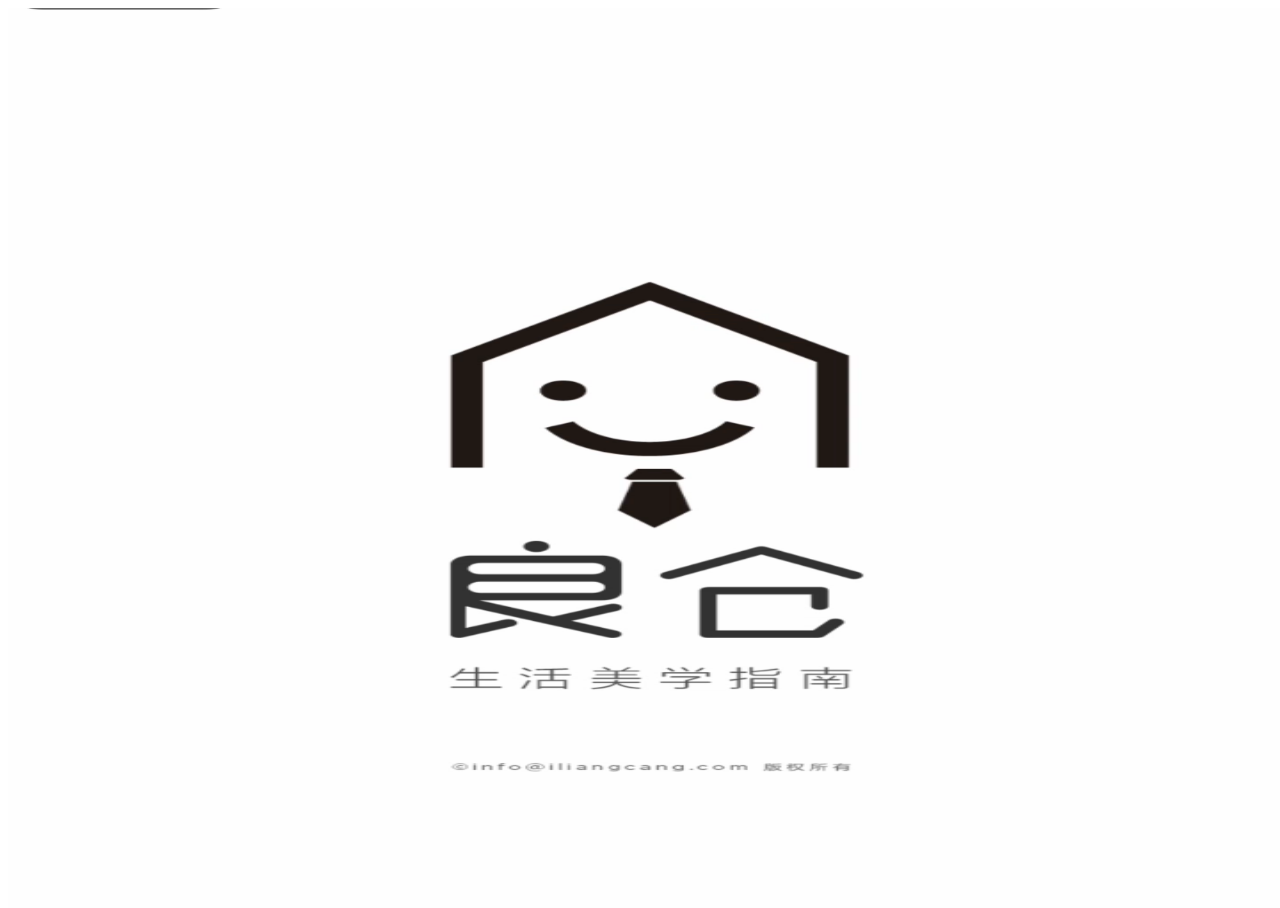
<file: index.html>
<!DOCTYPE html>
<html>

	<head>
		<meta charset="UTF-8">
		<title></title>
		<meta name="viewport" content="width=device-width,initial-scale=1,minimum-scale=1,maximum-scale=1,user-scalable=no" />
		<script type="text/javascript" src="jquery-1.11.3.js"></script>
		<script type="text/javascript" src=""></script>
		<style type="text/css">
			html,
			body {
				width: 100%;
				height: 100%;
			}
			
			#box {
				width: 100%;
				height: 100%;
				position: relative;
				display: flex;
				flex-direction: column-reverse;
			}
			
			#box img {
				width: 100%;
				height: 100%;
				position: absolute;
				
			}
			
			.jianbian {
				width: 100%;
				height: 100%;
				position: absolute;
				background: -moz-linear-gradient(top, #555 0%, #000 100%);
				background: -webkit-gradient(linear, left top, left bottom, color-stop(0%, #000000), color-stop(100%, #000));
				background: -webkit-linear-gradient(top, #555 0%, #000 100%);
				background: -o-linear-gradient(top, #555 0%, #000 100%);
				background: -ms-linear-gradient(top, #555 0%, #000 100%);
				background: linear-gradient(to bottom, #555 0%, #000 100%);
			}
		</style>
	</head>

	<body>
		<div id="box" >
			<img src="img/kcdh/SVID_20161227_111135_00049.png" alt="" />
			<img src="img/kcdh/SVID_20161227_111135_00050.png" alt="" />
			<img src="img/kcdh/SVID_20161227_111135_00051.png" alt="" />
			<img src="img/kcdh/SVID_20161227_111135_00054.png" alt="" />
			<img src="img/kcdh/SVID_20161227_111135_00055.png" alt="" />
			<img src="img/kcdh/SVID_20161227_111135_00056.png" alt="" />
			<img src="img/kcdh/SVID_20161227_111135_00057.png" alt="" />
			<img src="img/kcdh/SVID_20161227_111135_00058.png" alt="" />
			<img src="img/kcdh/SVID_20161227_111135_00059.png" alt="" />
			<img src="img/kcdh/SVID_20161227_111135_00060.png" alt="" />
			<img src="img/kcdh/SVID_20161227_111135_00061.png" alt="" />
			<img src="img/kcdh/SVID_20161227_111135_00062.png" alt="" />
			<img src="img/kcdh/SVID_20161227_111135_00063.png" alt="" />
			<img src="img/kcdh/SVID_20161227_111135_00066.png" alt="" />
			<img src="img/kcdh/SVID_20161227_111135_00067.png" alt="" />
			<img src="img/kcdh/SVID_20161227_111135_00068.png" alt="" />
			<img src="img/kcdh/SVID_20161227_111135_00069.png" alt="" />
			<img src="img/kcdh/SVID_20161227_111135_00070.png" alt="" />
			<img src="img/kcdh/SVID_20161227_111135_00071.png" alt="" />
			<img src="img/kcdh/SVID_20161227_111135_00072.png" alt="" />
			<img src="img/kcdh/SVID_20161227_111135_00073.png" alt="" />
			<img src="img/kcdh/SVID_20161227_111135_00074.png" alt="" />
			<img src="img/kcdh/SVID_20161227_111135_00075.png" alt="" />
			<img src="img/kcdh/SVID_20161227_111135_00079.png" alt="" />
			<img src="img/kcdh/SVID_20161227_111135_00080.png" alt="" />
			<img src="img/kcdh/SVID_20161227_111135_00084.png" alt="" />
			<img src="img/kcdh/SVID_20161227_111135_00088.png" alt="" />
			<img src="img/kcdh/SVID_20161227_111135_00089.png" alt="" />
			<img src="img/kcdh/SVID_20161227_111135_00090.png" alt="" />
			<img src="img/kcdh/SVID_20161227_111135_00091.png" alt="" />
			<img src="img/kcdh/SVID_20161227_111135_00092.png" alt="" />
			<img src="img/kcdh/SVID_20161227_111135_00093.png" alt="" />
			<img src="img/kcdh/SVID_20161227_111135_00096.png" alt="" />
			<img src="img/kcdh/SVID_20161227_111135_00097.png" alt="" />
		</div>

		<script>
			$(function(){
				setTimeout(function(){
					var time=setInterval(function(){
						if($("#box").children().length>1){
							$("#box").children().eq($("#box").children().length-1).remove()
						}else{
							clearInterval(time);
							$("#box").children().eq(0).animate({opacity:'0.2'},3000,function(){
								
								location.href="zhuye.html";
							});
								
							
						}
					},150)
					
				},3000)
				
			})
		
		</script>

	</body>

</html>
</file>
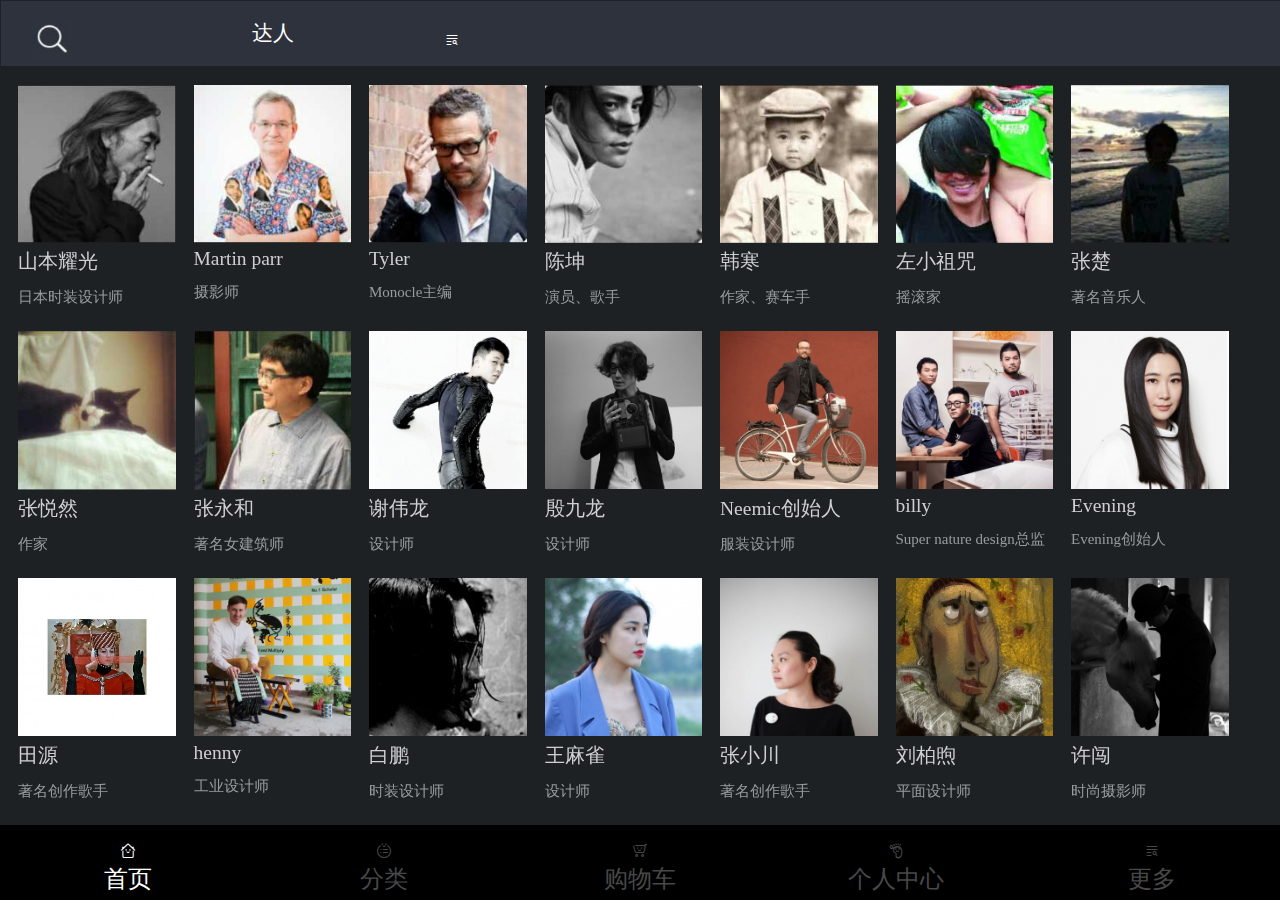
<file: daren.html>
<!DOCTYPE html>
<html>
	<head>
		<meta charset="UTF-8">
		<meta name="viewport" content="width=device-width,initial-scale=1,minimum-scale=1,maximum-scale=1,user-scalable=no" />
		<title></title>
		<link rel="stylesheet" type="text/css" href="css/base.css"/>
		<link rel="stylesheet" type="text/css" href="swiper.min.css"/>
		<link rel="stylesheet" type="text/css" href="font/iconfont.css">
		<script src="jquery-1.11.3.js"></script>
		<script src="iscroll.js"></script>
		<script src="base.js"></script>
		<link rel="stylesheet" type="text/css" href="css/daren.css"/>
	</head>
	<body>
		<div id="box">			
			<header>
				<ul>
					<li class="li2"></li>
					<li class="li3">达人</li>
					<i class="iconfont icon-filter2"></i>
				</ul>
			</header>
			<div id="main">
				<div id="scrollbox">
					<div class="daren1">
						<div class="daren_pic">
							<img src="img/daren1_1.jpg" alt="" />
						</div>
						<p>山本耀光</p>
						<span>日本时装设计师</span>
					</div>
					<div class="daren1">
						<div class="daren_pic">
							<img src="img/daren2.jpg" alt="" />
						</div>
						<p>Martin parr</p>
						<span>摄影师</span>
					</div>
					<div class="daren1">
						<div class="daren_pic">
							<img src="img/daren3.jpg" alt="" />
						</div>
						<p>Tyler</p>
						<span>Monocle主编</span>
					</div>
					<div class="daren1">
						<div class="daren_pic">
							<img src="img/daren4.jpg" alt="" />
						</div>
						<p>陈坤</p>
						<span>演员、歌手</span>
					</div>
					<div class="daren1">
						<div class="daren_pic">
							<img src="img/daren5.jpg" alt="" />
						</div>
						<p>韩寒</p>
						<span>作家、赛车手</span>
					</div>
					<div class="daren1">
						<div class="daren_pic">
							<img src="img/daren6.jpg" alt="" />
						</div>
						<p>左小祖咒</p>
						<span>摇滚家</span>
					</div>
					<div class="daren1">
						<div class="daren_pic">
							<img src="img/daren7.jpg" alt="" />
						</div>
						<p>张楚</p>
						<span>著名音乐人</span>
					</div>
					<div class="daren1">
						<div class="daren_pic">
							<img src="img/daren8.jpg" alt="" />
						</div>
						<p>张悦然</p>
						<span>作家</span>
					</div>
					<div class="daren1">
						<div class="daren_pic">
							<img src="img/daren9.jpg" alt="" />
						</div>
						<p>张永和</p>
						<span>著名女建筑师</span>
					</div>
					<div class="daren1">
						<div class="daren_pic">
							<img src="img/daren10.jpg" alt="" />
						</div>
						<p>谢伟龙</p>
						<span>设计师</span>
					</div>
					<div class="daren1">
						<div class="daren_pic">
							<img src="img/daren11.jpg" alt="" />
						</div>
						<p>殷九龙</p>
						<span>设计师</span>
					</div>
					<div class="daren1">
						<div class="daren_pic">
							<img src="img/daren12.jpg" alt="" />
						</div>
						<p>Neemic创始人</p>
						<span>服装设计师</span>
					</div>
					<div class="daren1">
						<div class="daren_pic">
							<img src="img/daren13.jpg" alt="" />
						</div>
						<p>billy</p>
						<span>Super nature design总监</span>
					</div>
					<div class="daren1">
						<div class="daren_pic">
							<img src="img/daren14.jpg" alt="" />
						</div>
						<p>Evening</p>
						<span>Evening创始人</span>
					</div>
					<div class="daren1">
						<div class="daren_pic">
							<img src="img/daren15.jpg" alt="" />
						</div>
						<p>田源</p>
						<span>著名创作歌手</span>
					</div>
					<div class="daren1">
						<div class="daren_pic">
							<img src="img/daren16.jpg" alt="" />
						</div>
						<p>henny</p>
						<span>工业设计师</span>
					</div>
					<div class="daren1">
						<div class="daren_pic">
							<img src="img/daren17.jpg" alt="" />
						</div>
						<p>白鹏</p>
						<span>时装设计师</span>
					</div>
					<div class="daren1">
						<div class="daren_pic">
							<img src="img/daren18.jpg" alt="" />
						</div>
						<p>王麻雀</p>
						<span>设计师</span>
					</div>
					<div class="daren1">
						<div class="daren_pic">
							<img src="img/daren19.jpg" alt="" />
						</div>
						<p>张小川</p>
						<span>著名创作歌手</span>
					</div>
					<div class="daren1">
						<div class="daren_pic">
							<img src="img/daren20.jpg" alt="" />
						</div>
						<p>刘柏煦</p>
						<span>平面设计师</span>
					</div>
					<div class="daren1">
						<div class="daren_pic">
							<img src="img/daren21.jpg" alt="" />
						</div>
						<p>许闯</p>
						<span>时尚摄影师</span>
					</div>
					<div class="daren1">
						<div class="daren_pic">
							<img src="img/daren22.jpg" alt="" />
						</div>
						<p>陈皎皎</p>
						<span>主编</span>
					</div>
					<div class="daren1">
						<div class="daren_pic">
							<img src="img/daren23.jpg" alt="" />
						</div>
						<p>刘清扬</p>
						<span>服装设计师</span>
					</div>
					<div class="daren1">
						<div class="daren_pic">
							<img src="img/daren24.jpg" alt="" />
						</div>
						<p>老鬼</p>
						<span>皮具工匠</span>
					</div>
					<div class="daren1">
						<div class="daren_pic">
							<img src="img/daren25.jpg" alt="" />
						</div>
						<p>田源</p>
						<span>著名创作歌手</span>
					</div>
					<div class="daren1">
						<div class="daren_pic">
							<img src="img/daren26.jpg" alt="" />
						</div>
						<p>朱小杰</p>
						<span>手艺人</span>
					</div>
					<div class="daren1">
						<div class="daren_pic">
							<img src="img/daren27.jpg" alt="" />
						</div>
						<p>宋琨</p>
						<span>艺术家</span>
					</div>
					<div class="daren1">
						<div class="daren_pic">
							<img src="img/daren28.jpg" alt="" />
						</div>
						<p>王志弘</p>
						<span>平面设计师</span>
					</div>
					<div class="daren1">
						<div class="daren_pic">
							<img src="img/daren29.jpg" alt="" />
						</div>
						<p>周易</p>
						<span>艺术家</span>
					</div>
					<div class="daren1">
						<div class="daren_pic">
							<img src="img/daren30.jpg" alt="" />
						</div>
						<p>王杨</p>
						<span>产品设计师</span>
					</div>
					<div class="daren1">
						<div class="daren_pic">
							<img src="img/daren31.jpg" alt="" />
						</div>
						<p>任航</p>
						<span>摄影师</span>
					</div>
					<div class="daren1">
						<div class="daren_pic">
							<img src="img/daren32.jpg" alt="" />
						</div>
						<p>P.J.潘洁</p>
						<span>服装设计师</span>
					</div>
					<div class="daren1">
						<div class="daren_pic">
							<img src="img/daren33.jpg" alt="" />
						</div>
						<p>孔阳</p>
						<span>独立设计师</span>
					</div>
					<div class="daren1">
						<div class="daren_pic">
							<img src="img/daren34.jpg" alt="" />
						</div>
						<p>喻舟</p>
						<span>飞鱼秀主播</span>
					</div>
					<div class="daren1">
						<div class="daren_pic">
							<img src="img/daren35.jpg" alt="" />
						</div>
						<p>李大齐</p>
						<span>著名设计师</span>
					</div>
					<div class="daren1">
						<div class="daren_pic">
							<img src="img/daren36.jpg" alt="" />
						</div>
						<p>小猫</p>
						<span>失物招领创始人</span>
					</div>
					
				</div>
			</div>
			<footer>
				<div class="act">
					<a href="#">
						<dl>
							<dt><i class="iconfont icon-shouye"></i></dt>
							<dd>首页</dd>
						</dl>
					</a>
				</div>
				<div>
					<a href="kinds.html">
						<dl>
							<dt><i class="iconfont icon-icon"></i></dt>
							<dd>分类</dd>
						</dl>
					</a>
				</div>
				<div>
					<a href="shopcar.html">
						<dl>
							<dt><i class="iconfont icon-shouye2"></i></dt>
							<dd>购物车</dd>
						</dl>
					</a>
				</div>
				<div>
					<a href="personal.html">
						<dl>
							<dt><i class="iconfont icon-icon1"></i></dt>
							<dd>个人中心</dd>
						</dl>
					</a>
				</div>
				<div id="butgd">
					<a href="#" >
						<dl>
							<dt><i class="iconfont icon-filter2"></i></dt>
							<dd>更多</dd>
						</dl>
					</a>
				</div>
				<script type="text/javascript">
					
				</script>
				

			</footer>

			<div class="youce">
				<a href="zazhi.html">
					<dl>
						<dt><i class="iconfont icon-shouye"></i></dt>
						<dd>杂志</dd>
					</dl>
				</a>
				<a href="daren.html">
					<dl>
						<dt><i class="iconfont icon-shouye"></i></dt>
						<dd>达人</dd>
					</dl>
				</a>
				<a href="fenxiang.html">
					<dl>
						<dt><i class="iconfont icon-shouye"></i></dt>
						<dd>分享</dd>
					</dl>
				</a>

			</div>

		</div>
		<script> 
			window.onload=function(){
				new IScroll("#main")
			}

		</script>
	</body>
</html>
</file>
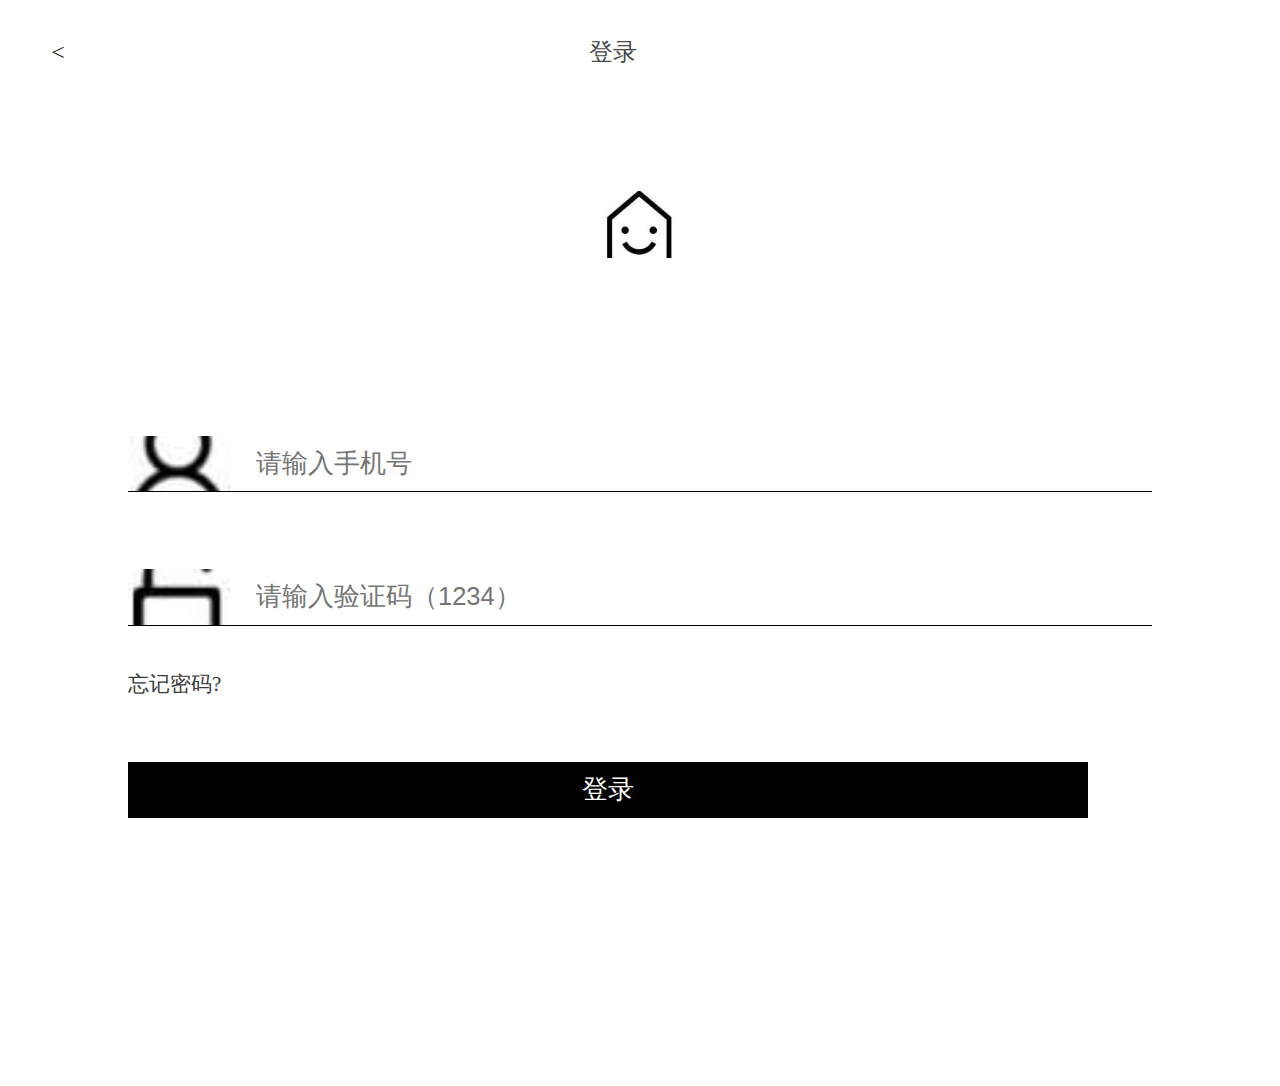
<file: denglu.html>
<!DOCTYPE html>
<html>
	<head>
		<meta charset="UTF-8">
		<title></title>
		<link rel="stylesheet" type="text/css" href="css/base.css"/>
		<link rel="stylesheet" type="text/css" href="swiper.min.css"/>
		<link rel="stylesheet" type="text/css" href="font/iconfont.css">
		<script src="jquery-1.11.3.js"></script>
		<script src="base.js" type="text/javascript" charset="utf-8"></script>
		<link rel="stylesheet" type="text/css" href="css/denglu.css"/>
		<script src="js/denglu.js" type="text/javascript" charset="utf-8"></script>
	</head>
	<body>
		<div id="dlbox">
			<div class="header">
				<span class="header1"> < </span>
				<span class="header2">登录</span>
			</div>
			<div class="dlpic">
				<img src="img/dengli1_1.jpg" alt="" />
			</div>
			<div class="np">
				<input class="uname" type="text" placeholder="请输入手机号"/>
				<input class="upwd"type="text" placeholder="请输入验证码（1234）"/>
				<a href="###">忘记密码?</a>
				<input class="btn"  type="button" value="登录"/>
			</div>
			<div class="shejiao">
				<div class="shejiao1">
					使用社交账号
				</div>
				<div class="shejiao2">
					<img src="img/denglu1_3.jpg" alt="" />
					<img src="img/denglu1_4.jpg" alt="" />
					<img src="img/denglu1_5.jpg" alt="" />
					<img src="img/denglu1_6.jpg" alt="" />
				</div>
			</div>
		</div>
	</body>
	<script type="text/javascript">
		$(".btn").click(function(){
			var reg=/^1234$/
			var txt=$(".upwd").val()
			if(!reg.test(txt)){
				alert("您输入的验证码错误")
			}else{
				window.location="zhuye.html"
			}
		})
		$(".header1").click(function(){
			window.location="personal.html"
		})

	</script>
</html>
</file>
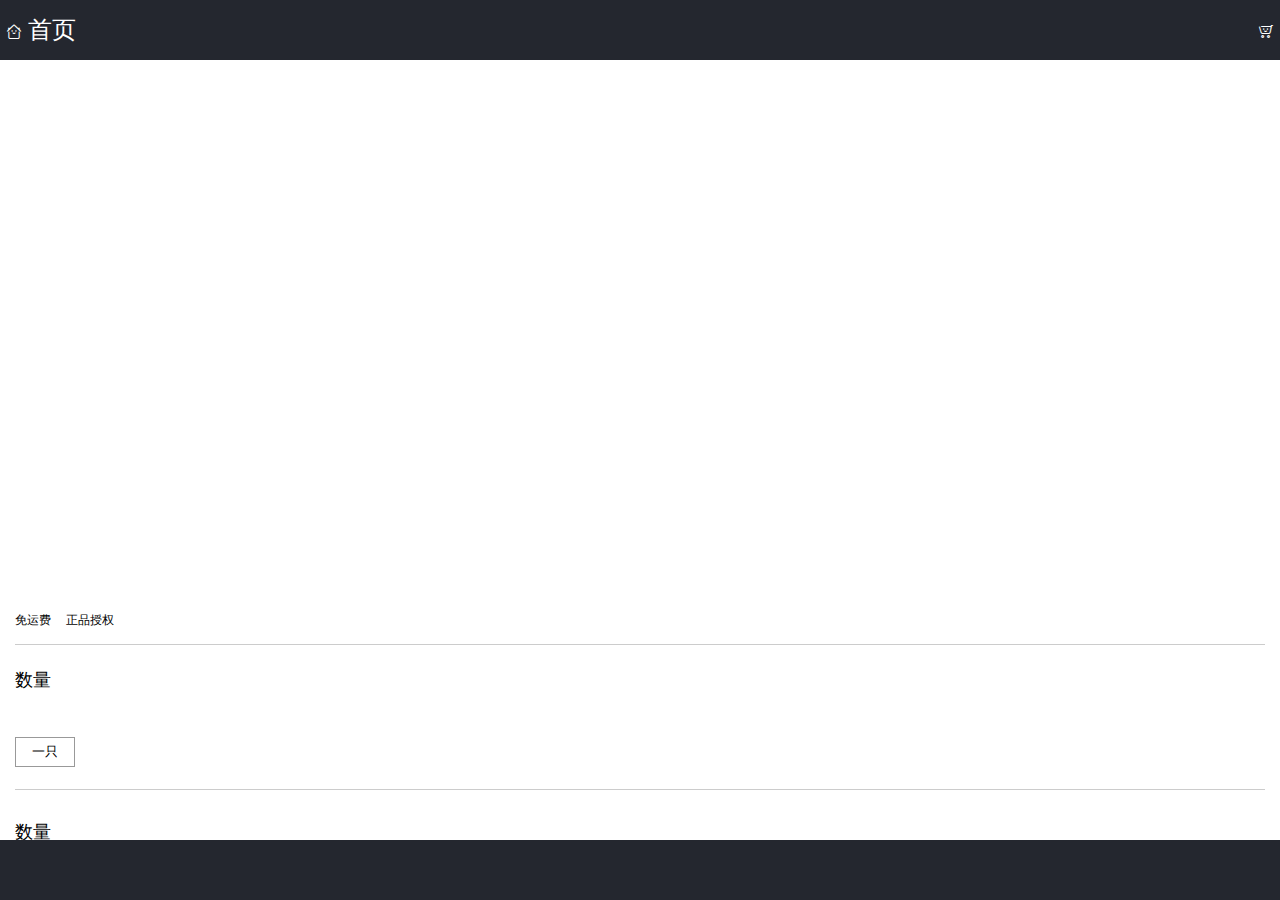
<file: detail.html>
<!DOCTYPE html>
<html>

	<head>
		<meta charset="UTF-8">
		<meta name="viewport" content="width=device-width,initial-scale=1,minimum-scale=1,maximum-scale=1,user-scalable=no" />
		<title></title>
		<link rel="stylesheet" type="text/css" href="swiper.min.css" />
		<link rel="stylesheet" href="css/base.css" />
		<link rel="stylesheet" type="text/css" href="css/detail.css" />
		<link rel="stylesheet" href="font/iconfont.css" />
		<script src="base.js"></script>
		<script src="swiper.min.js"></script>
		<script src="jquery-1.11.3.js"></script>
		<script src="iscroll.js"></script>
	</head>

	<body>
		<div id="box">
			<div id="main">
				
				<div class="detail">
<div class="hkb">网站由千峰互联供</div>
					<div class="detail_list">
						<div class="swiper-container">
							<div class="swiper-wrapper">
								<div class="swiper-slide"></div>
								<div class="swiper-slide"></div>
								<div class="swiper-slide"></div>
							</div>
							<!-- 如果需要分页器 -->
							<div class="swiper-pagination"></div>
						</div>
					</div>
					<div class="wrap">
						<div class="goods">
						<p class="goodsInfo"></p>
						<p class="detail_pirce"></p>
						<p><span>免运费</span><span>正品授权</span></p>
						<p>数量</p>
						<p><input type="button" value="一只"/></p>
						<p>数量</p>
						<p><span id="jian">-</span><span class="goods_num">1</span><span id="jia">+</span></p>
					</div>
				
					<div class="detail_tuijian">
					<h5>良仓清单</h5>
					<p>*可直接从湖泊河流中直接饮用</p>
					<p>*可直接从湖泊河流中直接饮用</p>
					<p>*可直接从湖泊河流中直接饮用</p>
					<p>*可直接从湖泊河流中直接饮用</p>
					<p>*可直接从湖泊河流中直接饮用</p>
					
					</div>
					
					<div><img src="img/IMG_2148.JPG" alt="" width = "100%"/></div>
					<p style="background:#000000;color:#fff;height:1rem;line-height:1rem;">商品信息</p>
					<div><img src="img/IMG_2148.JPG" alt="" /></div>
					
					<p> <i class="icon iconfont">&#xe6ac;</i>或许你也喜欢</p>
					<div class="personal_guestlike">
						
					</div>
					</div>
					
					<div class="kb"></div>
				</div>
				<div id="personal_header"><a href="zhuye.html" class="index"> <i class="icon iconfont">&#xe612;</i> 首页</a><a href="shopcar.html" class="in"><i class="icon iconfont">&#xe61b;</i></a></div>
				<footer>
				</footer>
			</div>
	</body>

</html>
<script src="js/detail.js"></script>
</file>
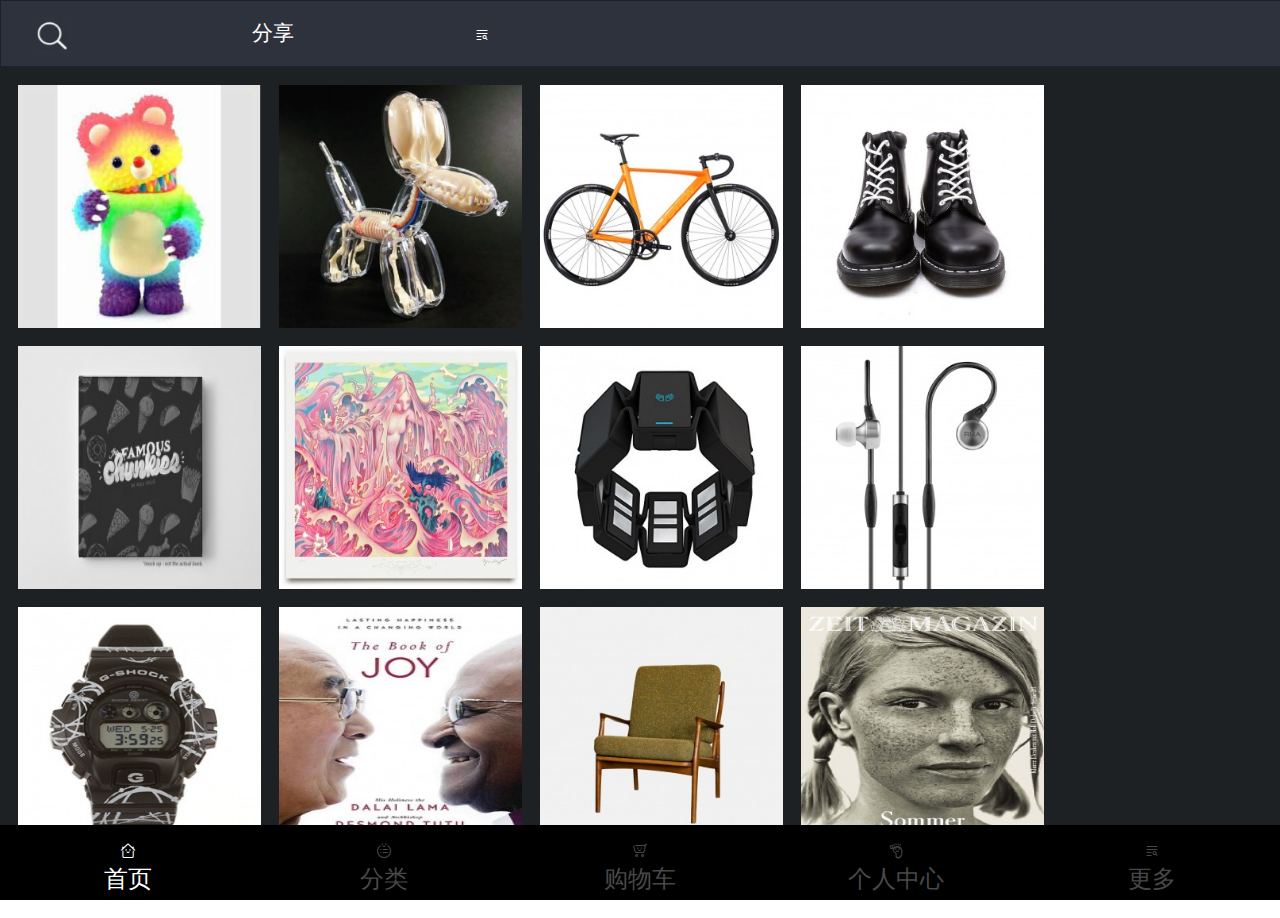
<file: fenxiang.html>
<!DOCTYPE html>
<html>
	<head>
		<meta charset="UTF-8">
		<meta name="viewport" content="width=device-width,initial-scale=1,minimum-scale=1,maximum-scale=1,user-scalable=no" />
		<title></title>
		<link rel="stylesheet" type="text/css" href="css/base.css"/>
		<link rel="stylesheet" type="text/css" href="swiper.min.css"/>
		<link rel="stylesheet" type="text/css" href="font/iconfont.css">
		<script src="jquery-1.11.3.js"></script>
		<script src="iscroll.js"></script>
		<script src="base.js"></script>
		<link rel="stylesheet" type="text/css" href="css/fenxiang.css"/>
	</head>
	<body>
		<div id="box">			
			<header>
				<ul>
					<li class="li2"></li>
					<li class="li3">分享</li>
					<li class="li4"><i class="iconfont icon-filter2"></i></li>
				</ul>
			</header>
			<div id="main">
				<div id="scrollbox">
					<div class="daren1">
						<div class="daren_pic">
							<img src="img/fenxiang1_1.jpg" alt="" />
						</div>
					</div>
					<div class="daren1">
						<div class="daren_pic">
							<img src="img/fenxiang2.jpg" alt="" />
						</div>
					</div>
					<div class="daren1">
						<div class="daren_pic">
							<img src="img/fenxiang3.jpg" alt="" />
						</div>
					</div>
					<div class="daren1">
						<div class="daren_pic">
							<img src="img/fenxiang4.jpg" alt="" />
						</div>
					</div>
					<div class="daren1">
						<div class="daren_pic">
							<img src="img/fenxiang5.jpg" alt="" />
						</div>
					</div>
					<div class="daren1">
						<div class="daren_pic">
							<img src="img/fenxiang6.jpg" alt="" />
						</div>
					</div>
					<div class="daren1">
						<div class="daren_pic">
							<img src="img/fenxiang7.jpg" alt="" />
						</div>
					</div>
					<div class="daren1">
						<div class="daren_pic">
							<img src="img/fenxiang8.jpg" alt="" />
						</div>
					</div>
					<div class="daren1">
						<div class="daren_pic">
							<img src="img/fenxiang9.jpg" alt="" />
						</div>
					</div>
					<div class="daren1">
						<div class="daren_pic">
							<img src="img/fenxiang10.jpg" alt="" />
						</div>
					</div>
					<div class="daren1">
						<div class="daren_pic">
							<img src="img/fenxiang11.jpg" alt="" />
						</div>
					</div>
					<div class="daren1">
						<div class="daren_pic">
							<img src="img/fenxiang12.jpg" alt="" />
						</div>
					</div>
					<div class="daren1">
						<div class="daren_pic">
							<img src="img/fenxiang13.jpg" alt="" />
						</div>
					</div>
					<div class="daren1">
						<div class="daren_pic">
							<img src="img/fenxiang14.jpg" alt="" />
						</div>
					</div>
					<div class="daren1">
						<div class="daren_pic">
							<img src="img/fenxiang15.jpg" alt="" />
						</div>
					</div>
					<div class="daren1">
						<div class="daren_pic">
							<img src="img/fenxiang16.jpg" alt="" />
						</div>
					</div>
					<div class="daren1">
						<div class="daren_pic">
							<img src="img/fenxiang17.jpg" alt="" />
						</div>
					</div>
					<div class="daren1">
						<div class="daren_pic">
							<img src="img/fenxiang18.jpg" alt="" />
						</div>
					</div>
					<div class="daren1">
						<div class="daren_pic">
							<img src="img/fenxiang19.jpg" alt="" />
						</div>
					</div>
					<div class="daren1">
						<div class="daren_pic">
							<img src="img/fenxiang20.jpg" alt="" />
						</div>
					</div>
					<div class="daren1">
						<div class="daren_pic">
							<img src="img/fenxiang21.jpg" alt="" />
						</div>
					</div>
					<div class="daren1">
						<div class="daren_pic">
							<img src="img/fenxiang22.jpg" alt="" />
						</div>
					</div>
					<div class="daren1">
						<div class="daren_pic">
							<img src="img/fenxiang23.jpg" alt="" />
						</div>
					</div>
					<div class="daren1">
						<div class="daren_pic">
							<img src="img/fenxiang24.jpg" alt="" />
						</div>
					</div>
					<div class="daren1">
						<div class="daren_pic">
							<img src="img/fenxiang25.jpg" alt="" />
						</div>
					</div>
					<div class="daren1">
						<div class="daren_pic">
							<img src="img/fenxiang26.jpg" alt="" />
						</div>
					</div>
					<div class="daren1">
						<div class="daren_pic">
							<img src="img/fenxiang27.jpg" alt="" />
						</div>
					</div>
					<div class="daren1">
						<div class="daren_pic">
							<img src="img/fenxiang28.jpg" alt="" />
						</div>
					</div>
					<div class="daren1">
						<div class="daren_pic">
							<img src="img/fenxiang29.jpg" alt="" />
						</div>
					</div>
					<div class="daren1">
						<div class="daren_pic">
							<img src="img/fenxiang30.jpg" alt="" />
						</div>
					</div>
					<div class="daren1">
						<div class="daren_pic">
							<img src="img/fenxiang31.jpg" alt="" />
						</div>
					</div>
					<div class="daren1">
						<div class="daren_pic">
							<img src="img/fenxiang32.jpg" alt="" />
						</div>
					</div>
					<div class="daren1">
						<div class="daren_pic">
							<img src="img/fenxiang33.jpg" alt="" />
						</div>
					</div>
					<div class="daren1">
						<div class="daren_pic">
							<img src="img/fenxiang34.jpg" alt="" />
						</div>
					</div>
					<div class="daren1">
						<div class="daren_pic">
							<img src="img/fenxiang35.jpg" alt="" />
						</div>
					</div>
					<div class="daren1">
						<div class="daren_pic">
							<img src="img/fenxiang36.jpg" alt="" />
						</div>
					</div>
				</div>
			</div>
			<footer>
				<div class="act">
					<a href="#">
						<dl>
							<dt><i class="iconfont icon-shouye"></i></dt>
							<dd>首页</dd>
						</dl>
					</a>
				</div>
				<div>
					<a href="kinds.html">
						<dl>
							<dt><i class="iconfont icon-icon"></i></dt>
							<dd>分类</dd>
						</dl>
					</a>
				</div>
				<div>
					<a href="shopcar.html">
						<dl>
							<dt><i class="iconfont icon-shouye2"></i></dt>
							<dd>购物车</dd>
						</dl>
					</a>
				</div>
				<div>
					<a href="personal.html">
						<dl>
							<dt><i class="iconfont icon-icon1"></i></dt>
							<dd>个人中心</dd>
						</dl>
					</a>
				</div>
				<div id="butgd">
					<a href="#" >
						<dl>
							<dt><i class="iconfont icon-filter2"></i></dt>
							<dd>更多</dd>
						</dl>
					</a>
				</div>
				<script type="text/javascript">
					
				</script>
				

			</footer>

			<div class="youce">
				<a href="zazhi.html">
					<dl>
						<dt><i class="iconfont icon-shouye"></i></dt>
						<dd>杂志</dd>
					</dl>
				</a>
				<a href="daren.html">
					<dl>
						<dt><i class="iconfont icon-shouye"></i></dt>
						<dd>达人</dd>
					</dl>
				</a>
				<a href="fenxiang.html">
					<dl>
						<dt><i class="iconfont icon-shouye"></i></dt>
						<dd>分享</dd>
					</dl>
				</a>

			</div>

		</div>
		<script> 
			window.onload=function(){
				new IScroll("#main")
			}

		</script>
	</body>
</html>
</file>
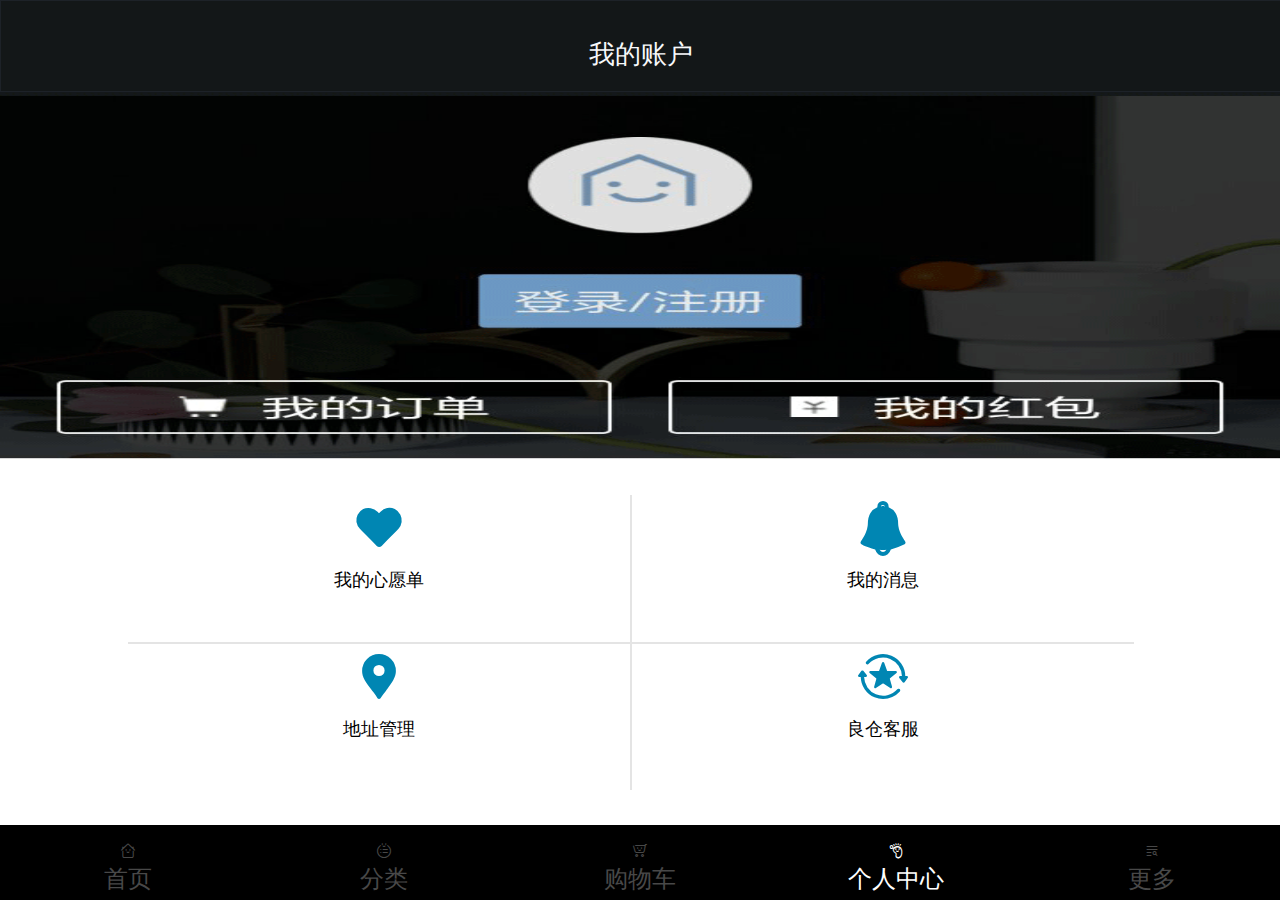
<file: personal.html>
<!DOCTYPE html>
<html>
    <head>
        <meta charset="UTF-8">
        <meta name="viewport" content="width=device-width,initial-scale=1,minimum-scale=1,maximum-scale=1,user-scalable=no" />
        <title></title>
        <link rel="stylesheet" type="text/css" href="css/base.css"/>
        <link rel="stylesheet" type="text/css" href="swiper.min.css"/>
        <link rel="stylesheet" type="text/css" href="font/iconfont.css">
        <link rel="stylesheet" href="css/personal.css" />
        <script src="jquery-1.11.3.js"></script>
        <script src="iscroll.js"></script>
        <script src="base.js"></script>
    </head>
    <body>
        <div id="box">          
            <header id="pheader">我的账户</header>
            <div id="main">
                    <div class="personal_login">
                        <a class="personal_register" href="denglu.html"></a>
                        <a class="personal_order" href="#"></a>
                        <a class="personal_hongbao" href=""></a>
                    </div>
                    <div class="personal_msg">
                        <div class="personal_msg_fle">
                            <div class="personal_msg_fle2">
                                <dl>
                                <dt><i class="icon iconfont">&#xe69d;</i></dt>
                                <dd>我的心愿单</dd>
                            </dl>
                            <dl>
                                <dt><i class="icon iconfont">&#xe758;</i></dt>
                                <dd>我的消息</dd>
                            </dl>
                            <dl>
                                <dt><i class="icon iconfont">&#xe668;</i></dt>
                                <dd>地址管理</dd>
                            </dl>
                            <dl>
                                <dt><i class="icon iconfont">&#xe6d4;</i></dt>
                                <dd>良仓客服</dd>
                            </dl>
                            </div>
                            
                        </div>
                    </div>
            </div>
            <footer>
                <div >
                    <a href="#">
                        <dl>
                            <dt><i class="iconfont icon-shouye"></i></dt>
                            <dd><a href="zhuye.html">首页</a> </dd>
                        </dl>
                    </a>
                </div>
                <div>
                    <a href="kinds.html">
                        <dl> 
                            <dt><i class="iconfont icon-icon"></i></dt>
                            <dd>分类 </dd>
                        </dl>
                    </a>
                </div>
                <div>
                    <a href="shopcar.html">
                        <dl>
                            <dt><i class="iconfont icon-shouye2"></i></dt>
                            <dd>购物车</dd>
                        </dl>
                    </a>
                </div>
                <div class="act">
                    <a href="personal.html">
                        <dl>
                            <dt><i class="iconfont icon-icon1"></i></dt>
                            <dd>个人中心</dd>
                        </dl>
                    </a>
                </div>
                <div id="butgd">
                    <a href="#">
                        <dl>
                            <dt><i class="iconfont icon-filter2"></i></dt>
                            <dd>更多</dd>
                        </dl>
                    </a>
                </div>
                <script type="text/javascript">
                </script>

            </footer>

            <div class="youce">
                <a href="zazhi.html">
                    <dl>
                        <dt><i class="iconfont icon-shouye"></i></dt>
                        <dd>杂志</dd>
                    </dl>
                </a>
                <a href="daren.html">
                    <dl>
                        <dt><i class="iconfont icon-shouye"></i></dt>
                        <dd>达人</dd>
                    </dl>
                </a>
                <a href="fenxiang.html">
                    <dl>
                        <dt><i class="iconfont icon-shouye"></i></dt>
                        <dd>分享</dd>
                    </dl>
                </a>

            </div>
        </div>
        <script> 
            
        
        
        
        
        
        </script>
    </body>
</html>
</file>
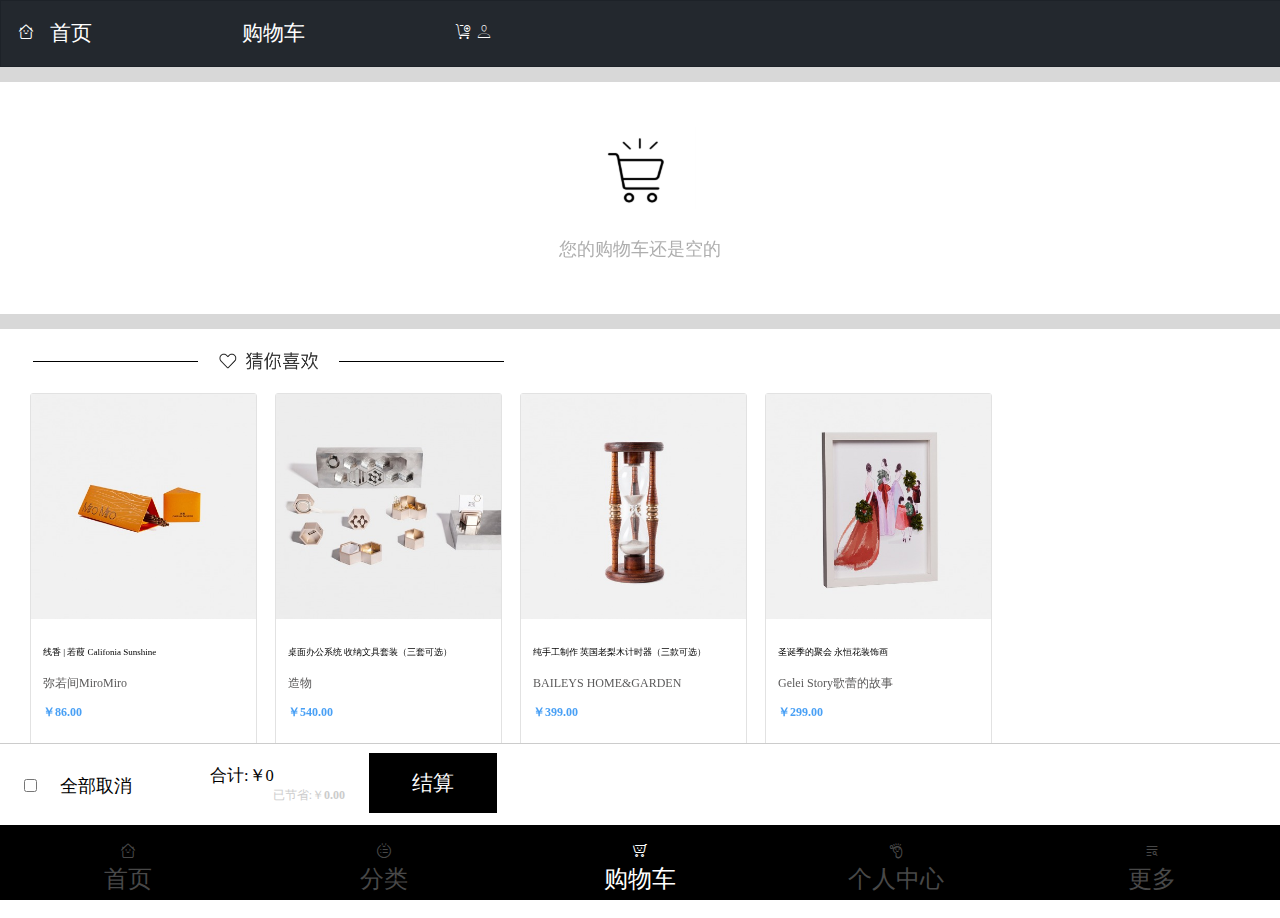
<file: shopcar.html>
<!DOCTYPE html>
<html>
	<head>
		<meta charset="UTF-8">
		<meta name="viewport" content="width=device-width,initial-scale=1,minimum-scale=1,maximum-scale=1,user-scalable=no" />
		<title></title>
		<link rel="stylesheet" type="text/css" href="css/base.css"/>
		<link rel="stylesheet" type="text/css" href="font/iconfont.css">
		<link rel="stylesheet" type="text/css" href="css/shopcar.css"/>
		<script src="jquery-1.11.3.js"></script>
		<script src="iscroll.js"></script>
		<script src="base.js"></script>
		<script src="js/shopcar.js"></script>
	</head>
	<body onload="load()">
		<div id="box">			
			<header>
				<ul>
					<li class="li1">
						<i class="iconfont icon-shouye"></i>
					</li>
					<li class="li2"><a href="zhuye.html">首页</a></li>
					<li class="li3">购物车</li>
					<li class="li4">
						<i class="iconfont icon-gouwuchetianjia"></i>
						<i class="iconfont icon-my2line"></i>
					</li>
				</ul>
			</header>
			<div id="main">
				<div id="scrollbox">
					<div class="goods">
						<div class="kong" style="display: block;">
							<img src="img/gwc.png"/>
							<p>您的购物车还是空的</p>
						</div>
						
						
						<!--<div class="goodslist">
								<div class="btn"><input type="checkbox"/></div>
								<div class="goodsimg"><img src="img/gs.jpg"/></div>
								<div class="goodsinfo">
									<p>撞色几何图形围巾【预售12月31日起发货】</p>
									<h6>材质:真丝;</h6>
									<i>￥1740.00</i>
									<div class="zj">
										<b>+</b><em>1</em><b>-</b>
									</div>
								</div>
								<div class="goodsremove">
									<i class="iconfont icon-shanchu"></i>
								</div>
						</div>-->
						
						
						
					</div>
					<div class="cainixihuan">
						<div class="cnxhtip">
							<span></span>
							<span></span>
							<span></span>
						</div>
						<div class="show">
							<dl>
								<dt><a href="#"><img src="img/c1.jpg"/></a></dt>
								<dd>
									<p><a href="#">线香 | 若葭 Califonia Sunshine</a></p>
									<h5>弥若间MiroMiro</h5>
									<b>￥86.00</b>
								</dd>
							</dl>
							<dl>
								<dt><a href="#"><img src="img/c2.jpg"/></a></dt>
								<dd>
									<p><a href="#">桌面办公系统 收纳文具套装（三套可选）</a></p>
									<h5>造物</h5>
									<b>￥540.00</b>
								</dd>
							</dl>
							<dl>
								<dt><a href="#"><img src="img/c3.jpg"/></a></dt>
								<dd>
									<p><a href="#">纯手工制作 英国老梨木计时器（三款可选）</a></p>
									<h5>BAILEYS HOME&GARDEN</h5>
									<b>￥399.00</b>
								</dd>
							</dl>
							<dl>
								<dt><a href="#"><img src="img/c4.jpg"/></a></dt>
								<dd>
									<p><a href="#">圣诞季的聚会 永恒花装饰画</a></p>
									<h5>Gelei Story歌蕾的故事</h5>
									<b>￥299.00</b>
								</dd>
							</dl>
						</div>
					</div>
				</div>
			</div>
			
			
			<div id="jiesuan">
				<div class="qx"><input type="checkbox" class="qxa"/></div>
				<span>全部取消</span>
				<div class="heji">
					<p class="p1">合计:￥<b>0.00</b></p>
					<p class="p2">已节省:￥<b>0.00</b></p>
				</div>
				<a href="zhuye.html" class="btnjs">结算</a>
			</div>
			
			
			<footer>
				<div >
					<a href="#">
						<dl>
							<dt><i class="iconfont icon-shouye"></i></dt>
							<dd><a href="zhuye.html">首页</a></dd>
						</dl>
					</a>
				</div>
				<div >
					<a href="kinds.html">
						<dl>
							<dt><i class="iconfont icon-icon"></i></dt>
							<dd>分类</dd>
						</dl>
					</a>
				</div>
				<div class="act">
					<a href="shopcar.html">
						<dl>
							<dt><i class="iconfont icon-shouye2"></i></dt>
							<dd>购物车</dd>
						</dl>
					</a>
				</div>
				<div>
					<a href="personal.html">
						<dl>
							<dt><i class="iconfont icon-icon1"></i></dt>
							<dd>个人中心</dd>
						</dl>
					</a>
				</div>
				<div id="butgd">
					<a href="#">
						<dl>
							<dt><i class="iconfont icon-filter2"></i></dt>
							<dd>更多</dd>
						</dl>
					</a>
				</div>
				<script type="text/javascript">
				</script>

			</footer>

			<div class="youce">
				<a href="zazhi.html">
					<dl>
						<dt><i class="iconfont icon-shouye"></i></dt>
						<dd>杂志</dd>
					</dl>
				</a>
				<a href="daren.html">
					<dl>
						<dt><i class="iconfont icon-shouye"></i></dt>
						<dd>达人</dd>
					</dl>
				</a>
				<a href="fenxiang.html">
					<dl>
						<dt><i class="iconfont icon-shouye"></i></dt>
						<dd>分享</dd>
					</dl>
				</a>

			</div>
		</div>
		<script>
			function load(){
				new IScroll("#main",{
					tap:true,
					click:true
				});
			}
		</script>
		
		
	</body>
</html>
</file>
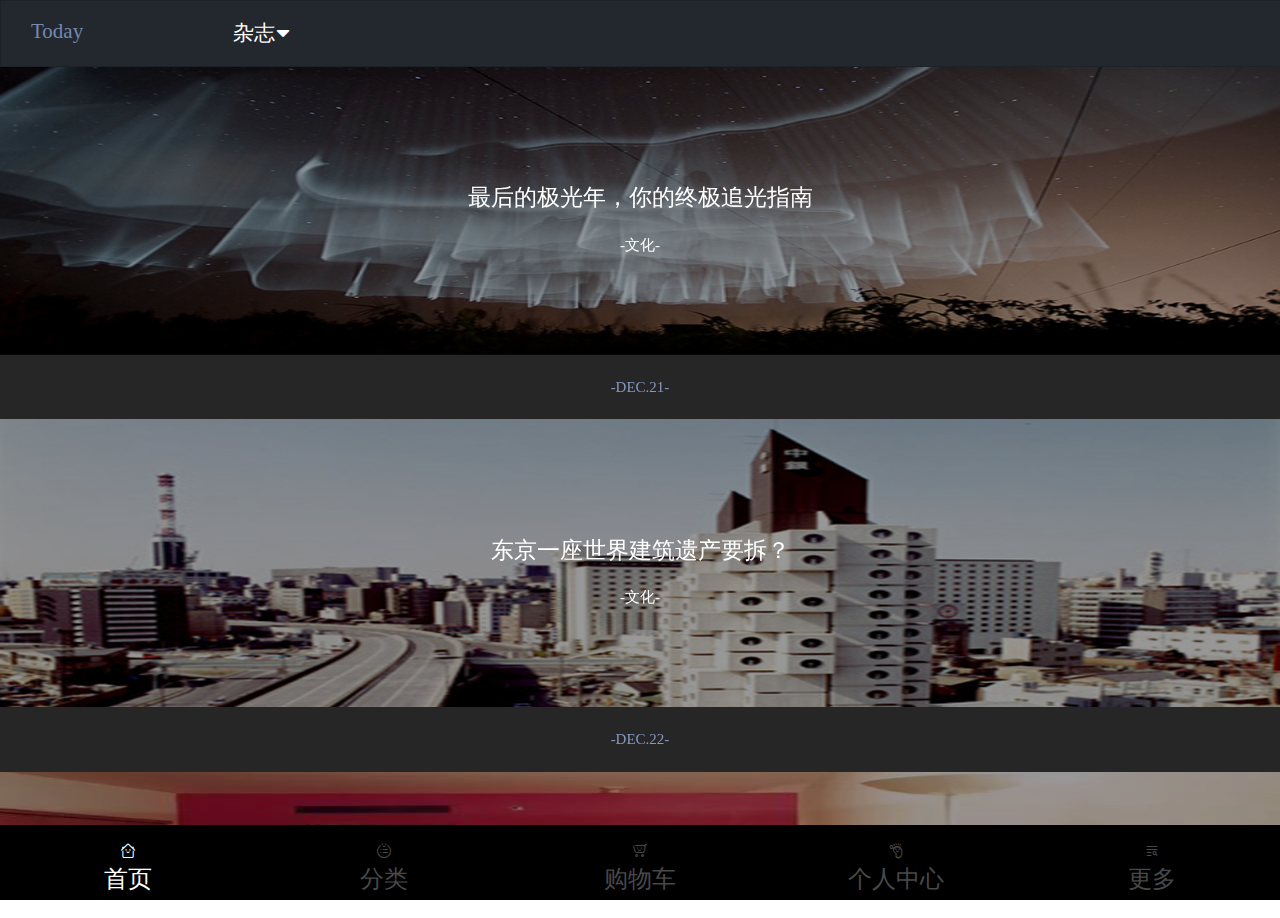
<file: zazhi.html>
<!DOCTYPE html>
<html>
	<head>
		<meta charset="UTF-8">
		<meta name="viewport" content="width=device-width,initial-scale=1,minimum-scale=1,maximum-scale=1,user-scalable=no" />
		<title></title>
		<link rel="stylesheet" type="text/css" href="css/base.css"/>
		<link rel="stylesheet" type="text/css" href="swiper.min.css"/>
		<link rel="stylesheet" type="text/css" href="font/iconfont.css">
		<script src="jquery-1.11.3.js"></script>
		<script src="iscroll.js"></script>
		<script src="base.js"></script>
		<link rel="stylesheet" type="text/css" href="css/zazhi.css"/>
	</head>
	<body>
		<div id="box">			
			<header>
				<ul>
					<li class="li2">Today</li>
					<li class="li3">杂志<i class="iconfont icon-xiangxia1"></i></li>
				</ul>
			</header>
			<div id="main">
				<div id="scrollbox">
					<div class="zazhi1">
						<div class="zazhi1_1"> <p>最后的极光年，你的终极追光指南</p>
<p>-文化-</p></div>
						 <img src="img/zazhi1.jpg" alt="" />
						 <div class="zazhi1_2">-DEC.21-</div>
					</div>
					<div class="zazhi1">
						<div class="zazhi1_1"> <p>东京一座世界建筑遗产要拆？</p>
<p>-文化-</p></div>
						 <img src="img/zazhi2.jpg" alt="" />
						 <div class="zazhi1_2">-DEC.22-</div>
					</div>
					<div class="zazhi1">
						<div class="zazhi1_1"> <p>朝拜建筑史经典，去住这6家由大师</p>
<p>-建筑-</p></div>
						 <img src="img/zazhi3.jpg" alt="" />
						 <div class="zazhi1_2">-DEC.23-</div>
					</div>
					<div class="zazhi1">
						<div class="zazhi1_1"> <p>这栋最孤独的别墅差一点就属于中国</p>
<p>-建筑-</p></div>
						 <img src="img/zazhi4.jpg" alt="" />
						 <div class="zazhi1_2">-DEC.24-</div>
					</div>
					<div class="zazhi1">
						<div class="zazhi1_1"> <p>中国女排在那些场馆里实现了三冠王</p>
<p>-建筑-</p></div>
						 <img src="img/zazhi5.jpg" alt="" />
						 <div class="zazhi1_2">-DEC.25-</div>
					</div>
					<div class="zazhi1">
						<div class="zazhi1_1"> <p>草间弥生把她的南瓜搬进伦敦镜像房</p>
<p>-空间-</p></div>
						 <img src="img/zazhi6.jpg" alt="" />
						 <div class="zazhi1_2">-DEC.26-</div>
					</div>
					<div class="zazhi1">
						<div class="zazhi1_1"> <p>他们花了17年建成全球最长隧道</p>
<p>-空间-</p></div>
						 <img src="img/zazhi7.jpg" alt="" />
						 <div class="zazhi1_2">-DEC.27-</div>
					</div>
					<div class="zazhi1">
						<div class="zazhi1_1"> <p>伦敦时装周上演了一场“仅限成年人</p>
<p>-圈子-</p></div>
						 <img src="img/zazhi8.jpg" alt="" />
						 <div class="zazhi1_2">-DEC.28-</div>
					</div>
					<div class="zazhi1">
						<div class="zazhi1_1"> <p>WWDC 16, 苹果都公布了什</p>
<p>-数码-</p></div>
						 <img src="img/zazhi9.jpg" alt="" />
						 <div class="zazhi1_2">-DEC.29-</div>
					</div>
					<div class="zazhi1">
						<div class="zazhi1_1"> <p>父亲节礼物，给对你最好的男人</p>
<p>-清单-</p></div>
						 <img src="img/zazhi10.jpg" alt="" />
						 <div class="zazhi1_2">-DEC.30-</div>
					</div>
					<div class="zazhi1">
						<div class="zazhi1_1"> <p>13 种“家”的怪论，你中枪几个</p>
<p>-空间-</p></div>
						 <img src="img/zazhi11.jpg" alt="" />
						 <div class="zazhi1_2">-DEC.31-</div>
					</div>
					<div class="zazhi1">
						<div class="zazhi1_1"> <p>Instagram上最火的报平安</p>
<p>-文化-</p></div>
						 <img src="img/zazhi12.jpg" alt="" />
						 <div class="zazhi1_2">-DEC.32-</div>
					</div>
					<div class="zazhi1">
						<div class="zazhi1_1"> <p>学做让抹茶控无法抗拒的6款饮品</p>
<p>-空间-</p></div>
						 <img src="img/zazhi13.jpg" alt="" />
						 <div class="zazhi1_2">-DEC.33-</div>
					</div>
					<div class="zazhi1">
						<div class="zazhi1_1"> <p>24小时，跟电影型男学穿搭</p>
<p>-清单-</p></div>
						 <img src="img/zazhi14.jpg" alt="" />
						 <div class="zazhi1_2">-DEC.34-</div>
					</div>
					<div class="zazhi1">
						<div class="zazhi1_1"> <p>当卢浮宫和金字塔“合二为一”</p>
<p>-空间-</p></div>
						 <img src="img/zazhi15.jpg" alt="" />
						 <div class="zazhi1_2">-DEC.35-</div>
					</div>
					<div class="zazhi1">
						<div class="zazhi1_1"> <p>震撼时尚界的六君子竟然是同班同学</p>
<p>-时尚-</p></div>
						 <img src="img/zazhi16.jpg" alt="" />
						 <div class="zazhi1_2">-DEC.36-</div>
					</div>
					<div class="zazhi1">
						<div class="zazhi1_1"> <p>咖啡馆洗衣服？王家卫式的闲散情调</p>
<p>-空间-</p></div>
						 <img src="img/zazhi17.jpg" alt="" />
						 <div class="zazhi1_2">-DEC.37-</div>
					</div>
					<div class="zazhi1">
						<div class="zazhi1_1"> <p>古董游乐场寻找两百年前的欢乐时光</p>
<p>-空间-</p></div>
						 <img src="img/zazhi18.jpg" alt="" />
						 <div class="zazhi1_2">-DEC.38-</div>
					</div>
					<div class="zazhi1">
						<div class="zazhi1_1"> <p>5款快手美貌夏日冰饮</p>
<p>-美食-</p></div>
						 <img src="img/zazhi19.jpg" alt="" />
						 <div class="zazhi1_2">-DEC.39-</div>
					</div>
				</div>
			</div>
			<footer>
				<div class="act">
					<a href="#">
						<dl>
							<dt><i class="iconfont icon-shouye"></i></dt>
							<dd>首页</dd>
						</dl>
					</a>
				</div>
				<div>
					<a href="kinds.html">
						<dl>
							<dt><i class="iconfont icon-icon"></i></dt>
							<dd>分类</dd>
						</dl>
					</a>
				</div>
				<div>
					<a href="shopcar.html">
						<dl>
							<dt><i class="iconfont icon-shouye2"></i></dt>
							<dd>购物车</dd>
						</dl>
					</a>
				</div>
				<div>
					<a href="personal.html">
						<dl>
							<dt><i class="iconfont icon-icon1"></i></dt>
							<dd>个人中心</dd>
						</dl>
					</a>
				</div>
				<div id="butgd">
					<a href="#" >
						<dl>
							<dt><i class="iconfont icon-filter2"></i></dt>
							<dd>更多</dd>
						</dl>
					</a>
				</div>
				<script type="text/javascript">
					
				</script>
				

			</footer>

			<div class="youce">
				<a href="zazhi.html">
					<dl>
						<dt><i class="iconfont icon-shouye"></i></dt>
						<dd>杂志</dd>
					</dl>
				</a>
				<a href="daren.html">
					<dl>
						<dt><i class="iconfont icon-shouye"></i></dt>
						<dd>达人</dd>
					</dl>
				</a>
				<a href="fenxiang.html">
					<dl>
						<dt><i class="iconfont icon-shouye"></i></dt>
						<dd>分享</dd>
					</dl>
				</a>

			</div>

		</div>
		<script> 
			window.onload=function(){
				new IScroll("#main")
			}

		</script>
	</body>
</html>
</file>
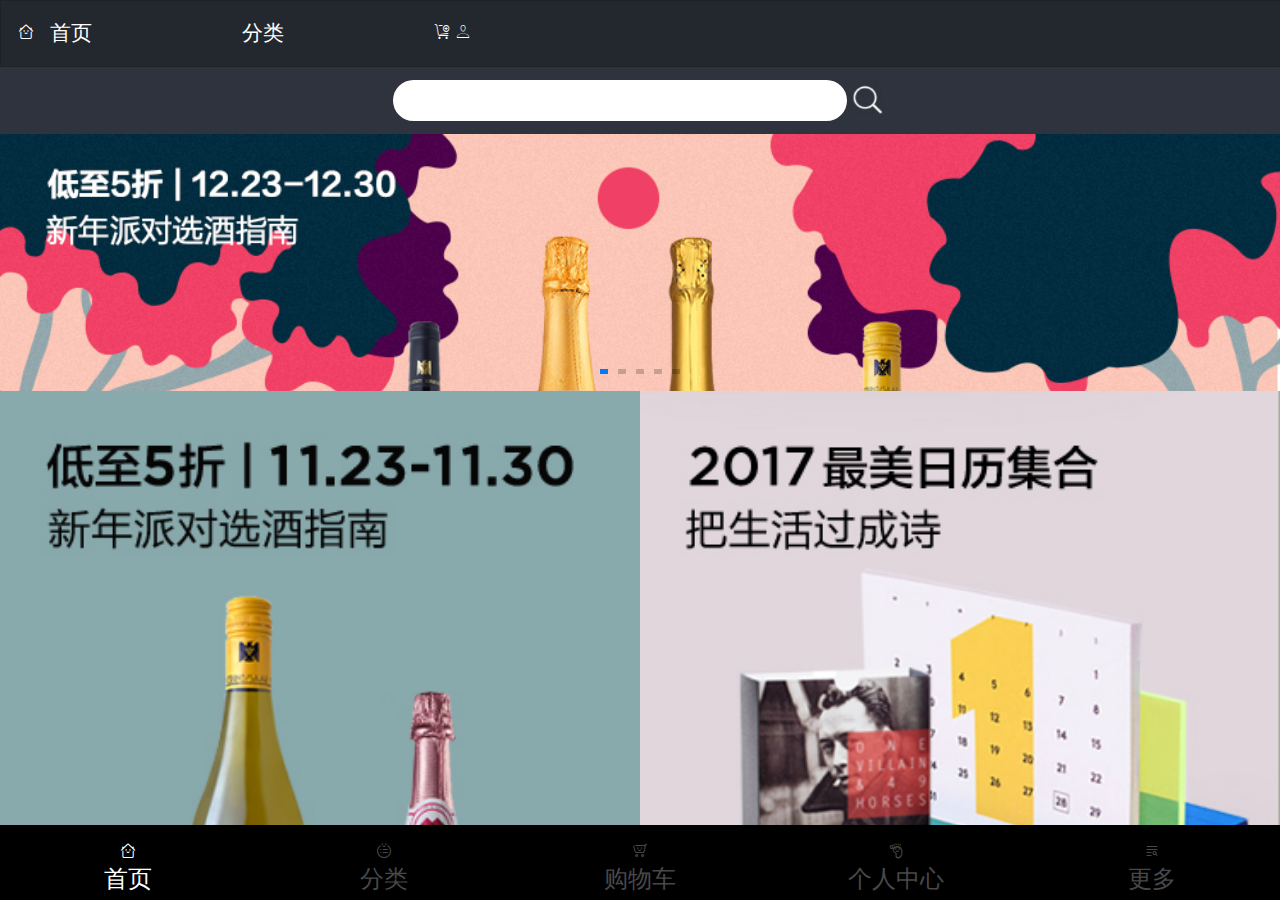
<file: zhuye.html>
<!DOCTYPE html>
<html>

	<head>
		<meta charset="UTF-8">
		<meta name="viewport" content="width=device-width,initial-scale=1,minimum-scale=1,maximum-scale=1,user-scalable=no" />
		<title></title>
		<link rel="stylesheet" type="text/css" href="css/base.css" />
		<link rel="stylesheet" type="text/css" href="swiper.min.css" />
		<link rel="stylesheet" type="text/css" href="font/iconfont.css">
		<script src="jquery-1.11.3.js"></script>
		<script src="iscroll.js"></script>
		<script src="base.js"></script>
		<style type="text/css">
			.sousuo {
				width: 100%;
				height: 2.25rem;
				background: #2f333e;
				display: flex;
				justify-content: center;
				align-items: center;
			}
			
			.sou {
				width: 15.125rem;
				height: 1.35rem;
				border-radius: 0.68rem;
			}
			
			.suo {
				display: block;
				background: url(img/sousuo.jpg);
				background-size: 100% 100%;
				height: 1.35rem;
				width: 1.35rem;
			}
			
			.swiper-pagination-bullet {
				width: 8px;
				height: 5px;
				border-radius: 0;
				display: inline-block;
			}
			
			.swiper-container {
				width: 100%;
				height: 8.55rem;
			}
			
			.banna1 {
				background: url(img/ban1.jpg);
				background-size: 100%;
			}
			
			.banna2 {
				background: url(img/ban2.jpg);
				background-size: 100%;
			}
			
			.banna3 {
				background: url(img/ban3.jpg);
				background-size: 100%;
			}
			
			.banna4 {
				background: url(img/ban4.jpg);
				background-size: 100%;
			}
			
			.banna5 {
				background: url(img/ban5.gif);
				background-size: 100%;
			}
			
			.huodong {
				display: flex;
				width: 100%;
				height: 21rem;
			}
			
			.huodongl,
			.huodongr {
				width: 50%;
				height: 100%;
				flex: 1;
			}
			
			.huodong img {
				width: 100%;
			}
			
			#main {
				width: 100%;
				height: 100%;
				background: #fff;
			}
			
			.yysjs {
				width: 100%;
			}
			
			.yybg {
				width: 50%;
				float: left;
			}
			
			.rm {
				overflow: hidden;
			}
			
			.rmzb {
				height: 4.3rem;
				width: 100%;
				font: 1.35rem/4.3rem "微软雅黑";
				text-align: center;
				background: #fff;
				color: #484848;
			}
			
			.splist {
				width: 94%;
				overflow: hidden;
				background: #fff;
				margin-bottom: 1rem;
				display: flex;
				justify-content: space-around;
				align-items: center;
				flex-wrap: wrap;
				margin: 0 3%;
			}
			
			.splist dl {
				width: 5rem;
				float: left;
				overflow: hidden;
				/*margin-left: 0.8rem;*/
				margin-bottom: 0.8rem;
				display: flex;
				background: #f0f0f0;
				flex-direction: column;
			}
			
			.splist dl dt img {
				width: 100%;
			}
			
			.splist dl dd {
				height: 2rem;
				overflow: hidden;
				text-overflow: ellipsis;
				display: -webkit-box;
				-webkit-line-clamp: 2;
				-webkit-box-orient: vertical;
				font: 0.4rem/1rem "微软雅黑";
				width: 90%;
				padding: 0 5%;
				text-align: center;
			}
			
			.zhuanti {
				width: 94%;
				overflow: hidden;
				background: #fff;
				display: flex;
				justify-content: space-around;
				flex-wrap: wrap;
				padding: 0 3%;
				
			}
			
			.zhuanti dl {
				width: 5rem;
				height: 4.5rem;
				margin-bottom: 0.5rem;
				background: #f8f8f8;
				display: flex;
				flex-flow: column;
				
			}
			
			.zhuanti dl dt,
			.zhuanti dl dd {
				width: 100%;
				flex: 1;
				text-align: center;
				padding: 3% 0;
				font-size: 0.8rem;
			}
			
			.zhuanti dl dt i {
				display: block;
				margin: 0 auto;
				width: 2rem;
				height: 2rem;
				font-size: 1.5rem;
			}
			
			#box1 {
				width: 100%;
				height: 100%;
				position: relative;
				display: flex;
				flex-direction: column-reverse;
			}
			
			#box1 img {
				width: 100%;
				position: absolute;
			}
			
			.kefu p {
				line-height: 2rem;
				font-size: 1rem;
				text-align: center;
				display: flex;
			}
			
			.kefu p i {
				flex: 2;
				text-decoration: line-through
			}
			
			.kefu p span {
				flex: 2;
			}
			
			.kefu h5 {
				line-height: 2rem;
				font-size: 1.35rem;
				font-weight: bolder;
				text-align: center;
			}
			
			.kefu div {
				line-height: 2rem;
				font-size: 1rem;
				color: #989C9D;
				text-align: center;
			}
		</style>
	</head>

	<body>

		<div id="box">
			<header>
				<ul>
					<li class="li1">
						<i class="iconfont icon-shouye"></i>
					</li>
					<li class="li2">
						<a href="zhuye.html">首页</a>
					</li>
					<li class="li3">
						<a href="kinds.html">分类</a>
					</li>
					<li class="li4">
						<a href="shopcar.html">
							<i class="iconfont icon-gouwuchetianjia"></i>
							<i class="iconfont icon-my2line"></i>
						</a>
					</li>
				</ul>
			</header>
			<div class="sousuo">
				<input type="text" class="sou" value="" />
				<b class="suo"></b>
			</div>

			<div id="main">
				<div id="scrollbox">
					<div class="swiper-container">
						<div class="swiper-wrapper">
							<div class="swiper-slide banna1"></div>
							<div class="swiper-slide banna2"></div>
							<div class="swiper-slide banna3"></div>
							<div class="swiper-slide banna4"></div>
							<div class="swiper-slide banna5"></div>
						</div>
						<!-- 如果需要分页器 -->
						<div class="swiper-pagination"></div>

					</div>
					<div class="huodong">
						<div class="huodongl">
							<img src="img/xnpdj.jpg" />
							<img src="img/zyhjz.jpg" />
						</div>
						<div class="huodongr">
							<img src="img/zmrl.jpg" />
							<img src="img/tyjy.jpg" />
						</div>

					</div>
					<div class="rm">
						<img class="yysjs" src="img/yysjs.jpg" />
						<img class="yybg" src="img/mmmmm.jpg" />
						<img class="yybg" src="img/hfyp.jpg" />

					</div>
					<h3 class="rmzb">-热卖周报-</h3>
					<div class="splist">

					</div>
					<div class="zhuanti">
						<dl>
							<dt><i class="icon iconfont">&#xe600;</i></dt>
							<dd>新品</dd>
						</dl>
						<dl>
							<dt><i class="icon iconfont">&#xe6ac;</i></dt>
							<dd>热门</dd>
						</dl>
						<dl>
							<dt><i class="icon iconfont">&#xe78a;</i></dt>
							<dd>折扣</dd>
						</dl>
						<dl>
							<dt><i class="icon iconfont">&#xe61f;</i></dt>
							<dd>买手推荐</dd>
						</dl>
						<dl>
							<dt><i class="icon iconfont">&#xe6e5;</i></dt>
							<dd>所有专题</dd>
						</dl>
						<dl>
							<dt><i class="icon iconfont">&#xe7bc;</i></dt>
							<dd>更多商品</dd>
						</dl>
					</div>
					<div class="kefu">
						<p><i>&nbsp;&nbsp;&nbsp;&nbsp;&nbsp;&nbsp;&nbsp;&nbsp;&nbsp;&nbsp;</i>
							<span>客服电话</span>
							<i>&nbsp;&nbsp;&nbsp;&nbsp;&nbsp;&nbsp;&nbsp;&nbsp;&nbsp;&nbsp;</i>
						</p>
						<h5>400-897-6336</h5>
						<div>工作时间9:00--18:00</div>
					</div>
				</div>
			</div>
			<footer>
				<div class="act">
					<a href="#">
						<dl>
							<dt><i class="iconfont icon-shouye"></i></dt>
							<dd>首页</dd>
						</dl>
					</a>
				</div>
				<div>
					<a href="kinds.html">
						<dl>
							<dt><i class="iconfont icon-icon"></i></dt>
							<dd>分类</dd>
						</dl>
					</a>
				</div>
				<div>
					<a href="shopcar.html">
						<dl>
							<dt><i class="iconfont icon-shouye2"></i></dt>
							<dd>购物车</dd>
						</dl>
					</a>
				</div>
				<div>
					<a href="personal.html">
						<dl>
							<dt><i class="iconfont icon-icon1"></i></dt>
							<dd>个人中心</dd>
						</dl>
					</a>
				</div>
				<div id="butgd">
					<a href="#">
						<dl>
							<dt><i class="iconfont icon-filter2"></i></dt>
							<dd>更多</dd>
						</dl>
					</a>
				</div>
				<script type="text/javascript">
				</script>

			</footer>

			<div class="youce">
				<a href="zazhi.html">
					<dl>
						<dt><i class="iconfont icon-shouye"></i></dt>
						<dd>杂志</dd>
					</dl>
				</a>
				<a href="daren.html">
					<dl>
						<dt><i class="iconfont icon-shouye"></i></dt>
						<dd>达人</dd>
					</dl>
				</a>
				<a href="fenxiang.html">
					<dl>
						<dt><i class="iconfont icon-shouye"></i></dt>
						<dd>分享</dd>
					</dl>
				</a>

			</div>

		</div>

		<script type="text/javascript" src="swiper.min.js"></script>
		<script type="text/javascript">
			$.ajax({
				type: "get",
				url: "date/splist.json",
				async: true,
				success: function(aa) {
					for(var i in aa) {

						$(".splist").append("<dl data-id=" + i + ">" +
							"<dt><img src='" + aa[i].src + "'/></dt>" +
							"<dd>" + aa[i].name + "</dd>" +
							"<dd>" + aa[i].price + "</dd></dl>")
					}

				}
			});
			window.onload = function() {
				var mySwiper = new Swiper('.swiper-container', {
					direction: 'horizontal',
					loop: true,
					autoplay: 3500,
					//分页器
					pagination: '.swiper-pagination'
				})
				new IScroll("#main", {
					tap: true,
					click: true
				});

				$(".splist").on("tap", "dl", function() {
					location.href = "detail.html?id=" + $(this).data("id");
				})

			}
		</script>
	</body>

</html>
</file>
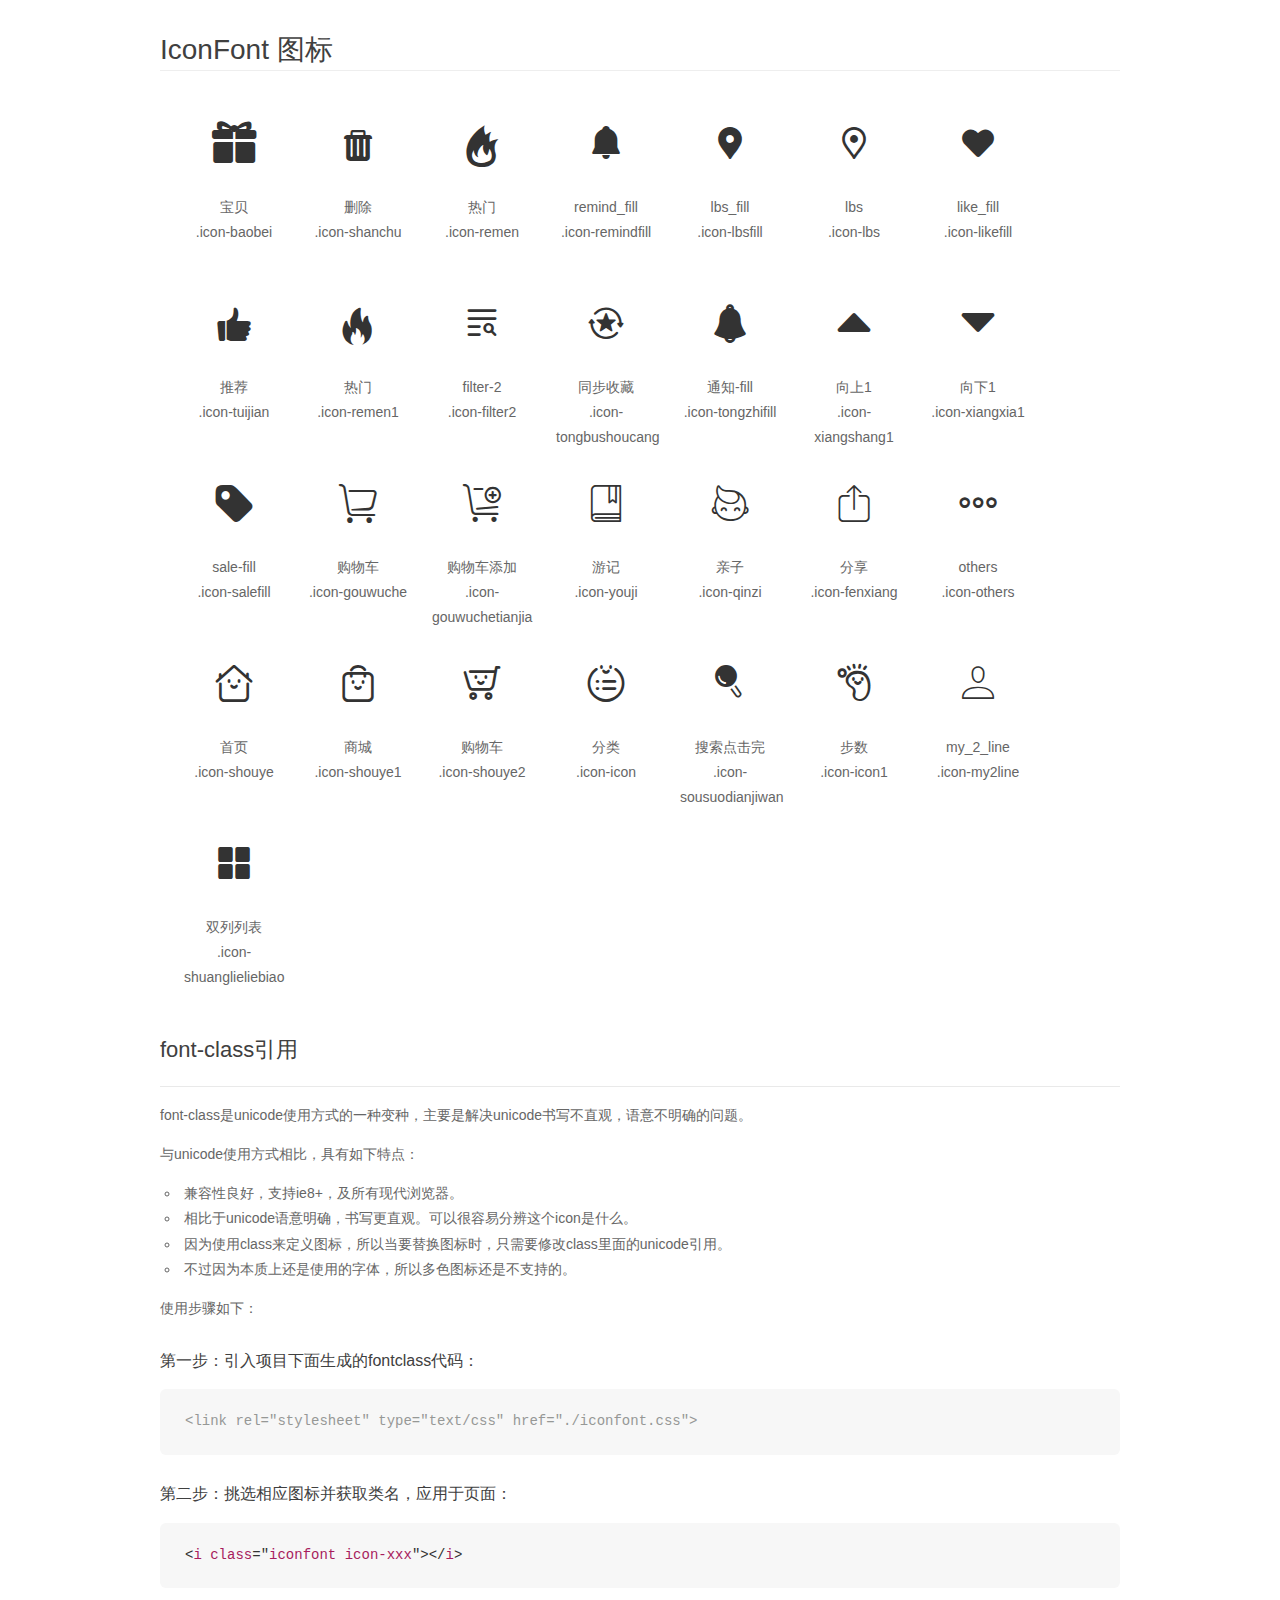
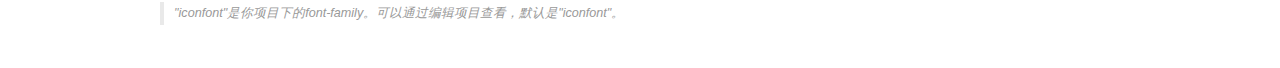
<file: font/demo_fontclass.html>
<!DOCTYPE html>
<html>
<head>
    <meta charset="utf-8"/>
    <title>IconFont</title>
    <link rel="stylesheet" href="demo.css">
    <link rel="stylesheet" href="iconfont.css">
</head>
<body>
    <div class="main markdown">
        <h1>IconFont 图标</h1>
        <ul class="icon_lists clear">
            
                <li>
                <i class="icon iconfont icon-baobei"></i>
                    <div class="name">宝贝</div>
                    <div class="fontclass">.icon-baobei</div>
                </li>
            
                <li>
                <i class="icon iconfont icon-shanchu"></i>
                    <div class="name">删除</div>
                    <div class="fontclass">.icon-shanchu</div>
                </li>
            
                <li>
                <i class="icon iconfont icon-remen"></i>
                    <div class="name">热门</div>
                    <div class="fontclass">.icon-remen</div>
                </li>
            
                <li>
                <i class="icon iconfont icon-remindfill"></i>
                    <div class="name">remind_fill</div>
                    <div class="fontclass">.icon-remindfill</div>
                </li>
            
                <li>
                <i class="icon iconfont icon-lbsfill"></i>
                    <div class="name">lbs_fill</div>
                    <div class="fontclass">.icon-lbsfill</div>
                </li>
            
                <li>
                <i class="icon iconfont icon-lbs"></i>
                    <div class="name">lbs</div>
                    <div class="fontclass">.icon-lbs</div>
                </li>
            
                <li>
                <i class="icon iconfont icon-likefill"></i>
                    <div class="name">like_fill</div>
                    <div class="fontclass">.icon-likefill</div>
                </li>
            
                <li>
                <i class="icon iconfont icon-tuijian"></i>
                    <div class="name">推荐</div>
                    <div class="fontclass">.icon-tuijian</div>
                </li>
            
                <li>
                <i class="icon iconfont icon-remen1"></i>
                    <div class="name">热门</div>
                    <div class="fontclass">.icon-remen1</div>
                </li>
            
                <li>
                <i class="icon iconfont icon-filter2"></i>
                    <div class="name">filter-2</div>
                    <div class="fontclass">.icon-filter2</div>
                </li>
            
                <li>
                <i class="icon iconfont icon-tongbushoucang"></i>
                    <div class="name">同步收藏</div>
                    <div class="fontclass">.icon-tongbushoucang</div>
                </li>
            
                <li>
                <i class="icon iconfont icon-tongzhifill"></i>
                    <div class="name">通知-fill</div>
                    <div class="fontclass">.icon-tongzhifill</div>
                </li>
            
                <li>
                <i class="icon iconfont icon-xiangshang1"></i>
                    <div class="name">向上1</div>
                    <div class="fontclass">.icon-xiangshang1</div>
                </li>
            
                <li>
                <i class="icon iconfont icon-xiangxia1"></i>
                    <div class="name">向下1</div>
                    <div class="fontclass">.icon-xiangxia1</div>
                </li>
            
                <li>
                <i class="icon iconfont icon-salefill"></i>
                    <div class="name">sale-fill</div>
                    <div class="fontclass">.icon-salefill</div>
                </li>
            
                <li>
                <i class="icon iconfont icon-gouwuche"></i>
                    <div class="name">购物车</div>
                    <div class="fontclass">.icon-gouwuche</div>
                </li>
            
                <li>
                <i class="icon iconfont icon-gouwuchetianjia"></i>
                    <div class="name">购物车添加</div>
                    <div class="fontclass">.icon-gouwuchetianjia</div>
                </li>
            
                <li>
                <i class="icon iconfont icon-youji"></i>
                    <div class="name">游记</div>
                    <div class="fontclass">.icon-youji</div>
                </li>
            
                <li>
                <i class="icon iconfont icon-qinzi"></i>
                    <div class="name">亲子</div>
                    <div class="fontclass">.icon-qinzi</div>
                </li>
            
                <li>
                <i class="icon iconfont icon-fenxiang"></i>
                    <div class="name">分享</div>
                    <div class="fontclass">.icon-fenxiang</div>
                </li>
            
                <li>
                <i class="icon iconfont icon-others"></i>
                    <div class="name">others</div>
                    <div class="fontclass">.icon-others</div>
                </li>
            
                <li>
                <i class="icon iconfont icon-shouye"></i>
                    <div class="name">首页</div>
                    <div class="fontclass">.icon-shouye</div>
                </li>
            
                <li>
                <i class="icon iconfont icon-shouye1"></i>
                    <div class="name">商城</div>
                    <div class="fontclass">.icon-shouye1</div>
                </li>
            
                <li>
                <i class="icon iconfont icon-shouye2"></i>
                    <div class="name">购物车</div>
                    <div class="fontclass">.icon-shouye2</div>
                </li>
            
                <li>
                <i class="icon iconfont icon-icon"></i>
                    <div class="name">分类</div>
                    <div class="fontclass">.icon-icon</div>
                </li>
            
                <li>
                <i class="icon iconfont icon-sousuodianjiwan"></i>
                    <div class="name">搜索点击完</div>
                    <div class="fontclass">.icon-sousuodianjiwan</div>
                </li>
            
                <li>
                <i class="icon iconfont icon-icon1"></i>
                    <div class="name">步数</div>
                    <div class="fontclass">.icon-icon1</div>
                </li>
            
                <li>
                <i class="icon iconfont icon-my2line"></i>
                    <div class="name">my_2_line</div>
                    <div class="fontclass">.icon-my2line</div>
                </li>
            
                <li>
                <i class="icon iconfont icon-shuanglieliebiao"></i>
                    <div class="name">双列列表</div>
                    <div class="fontclass">.icon-shuanglieliebiao</div>
                </li>
            
        </ul>

        <h2 id="font-class-">font-class引用</h2>
        <hr>

        <p>font-class是unicode使用方式的一种变种，主要是解决unicode书写不直观，语意不明确的问题。</p>
        <p>与unicode使用方式相比，具有如下特点：</p>
        <ul>
        <li>兼容性良好，支持ie8+，及所有现代浏览器。</li>
        <li>相比于unicode语意明确，书写更直观。可以很容易分辨这个icon是什么。</li>
        <li>因为使用class来定义图标，所以当要替换图标时，只需要修改class里面的unicode引用。</li>
        <li>不过因为本质上还是使用的字体，所以多色图标还是不支持的。</li>
        </ul>
        <p>使用步骤如下：</p>
        <h3 id="-fontclass-">第一步：引入项目下面生成的fontclass代码：</h3>


        <pre><code class="lang-js hljs javascript"><span class="hljs-comment">&lt;link rel="stylesheet" type="text/css" href="./iconfont.css"&gt;</span></code></pre>
        <h3 id="-">第二步：挑选相应图标并获取类名，应用于页面：</h3>
        <pre><code class="lang-css hljs">&lt;<span class="hljs-selector-tag">i</span> <span class="hljs-selector-tag">class</span>="<span class="hljs-selector-tag">iconfont</span> <span class="hljs-selector-tag">icon-xxx</span>"&gt;&lt;/<span class="hljs-selector-tag">i</span>&gt;</code></pre>
        <blockquote>
        <p>"iconfont"是你项目下的font-family。可以通过编辑项目查看，默认是"iconfont"。</p>
        </blockquote>
    </div>
</body>
</html>
</file>
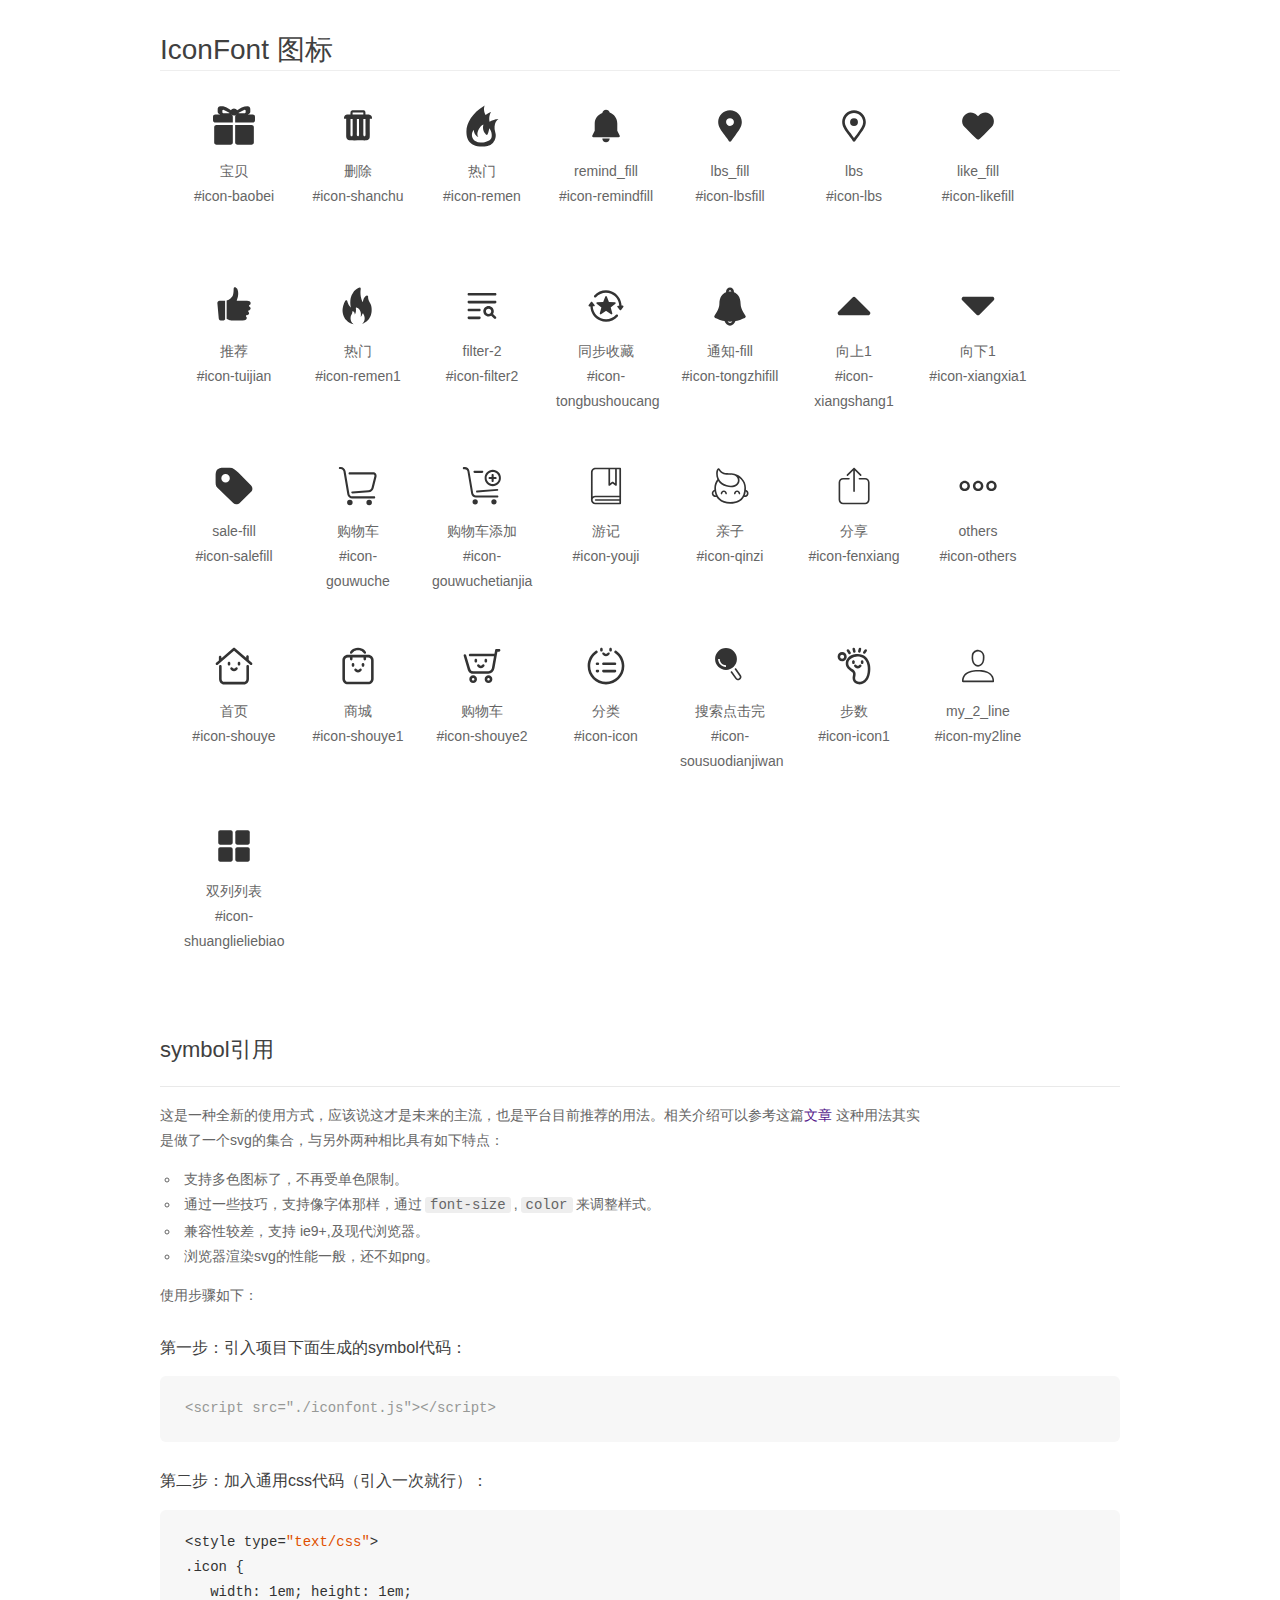
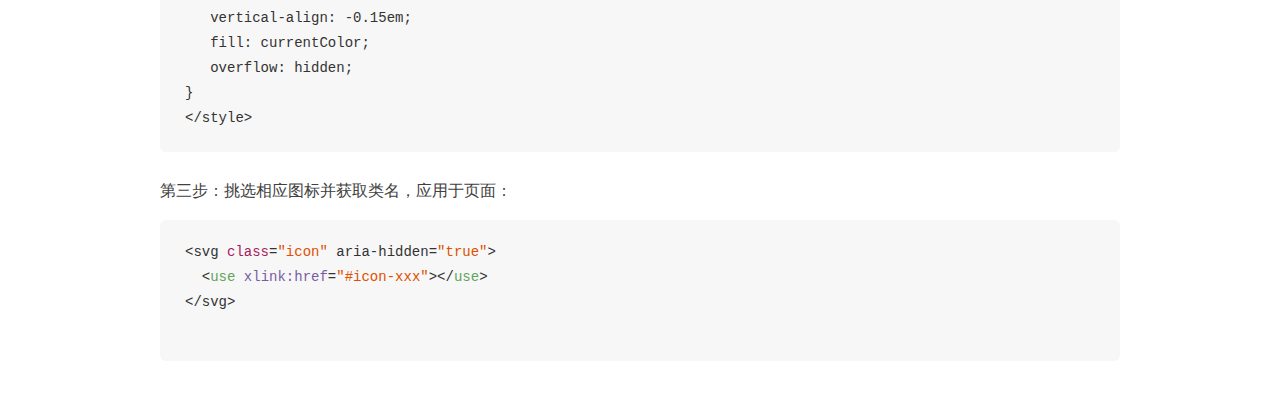
<file: font/demo_symbol.html>
<!DOCTYPE html>
<html>
<head>
    <meta charset="utf-8"/>
    <title>IconFont</title>
    <link rel="stylesheet" href="demo.css">
    <script src="iconfont.js"></script>

    <style type="text/css">
        .icon {
          /* 通过设置 font-size 来改变图标大小 */
          width: 1em; height: 1em;
          /* 图标和文字相邻时，垂直对齐 */
          vertical-align: -0.15em;
          /* 通过设置 color 来改变 SVG 的颜色/fill */
          fill: currentColor;
          /* path 和 stroke 溢出 viewBox 部分在 IE 下会显示
             normalize.css 中也包含这行 */
          overflow: hidden;
        }

    </style>
</head>
<body>
    <div class="main markdown">
        <h1>IconFont 图标</h1>
        <ul class="icon_lists clear">
            
                <li>
                    <svg class="icon" aria-hidden="true">
                        <use xlink:href="#icon-baobei"></use>
                    </svg>
                    <div class="name">宝贝</div>
                    <div class="fontclass">#icon-baobei</div>
                </li>
            
                <li>
                    <svg class="icon" aria-hidden="true">
                        <use xlink:href="#icon-shanchu"></use>
                    </svg>
                    <div class="name">删除</div>
                    <div class="fontclass">#icon-shanchu</div>
                </li>
            
                <li>
                    <svg class="icon" aria-hidden="true">
                        <use xlink:href="#icon-remen"></use>
                    </svg>
                    <div class="name">热门</div>
                    <div class="fontclass">#icon-remen</div>
                </li>
            
                <li>
                    <svg class="icon" aria-hidden="true">
                        <use xlink:href="#icon-remindfill"></use>
                    </svg>
                    <div class="name">remind_fill</div>
                    <div class="fontclass">#icon-remindfill</div>
                </li>
            
                <li>
                    <svg class="icon" aria-hidden="true">
                        <use xlink:href="#icon-lbsfill"></use>
                    </svg>
                    <div class="name">lbs_fill</div>
                    <div class="fontclass">#icon-lbsfill</div>
                </li>
            
                <li>
                    <svg class="icon" aria-hidden="true">
                        <use xlink:href="#icon-lbs"></use>
                    </svg>
                    <div class="name">lbs</div>
                    <div class="fontclass">#icon-lbs</div>
                </li>
            
                <li>
                    <svg class="icon" aria-hidden="true">
                        <use xlink:href="#icon-likefill"></use>
                    </svg>
                    <div class="name">like_fill</div>
                    <div class="fontclass">#icon-likefill</div>
                </li>
            
                <li>
                    <svg class="icon" aria-hidden="true">
                        <use xlink:href="#icon-tuijian"></use>
                    </svg>
                    <div class="name">推荐</div>
                    <div class="fontclass">#icon-tuijian</div>
                </li>
            
                <li>
                    <svg class="icon" aria-hidden="true">
                        <use xlink:href="#icon-remen1"></use>
                    </svg>
                    <div class="name">热门</div>
                    <div class="fontclass">#icon-remen1</div>
                </li>
            
                <li>
                    <svg class="icon" aria-hidden="true">
                        <use xlink:href="#icon-filter2"></use>
                    </svg>
                    <div class="name">filter-2</div>
                    <div class="fontclass">#icon-filter2</div>
                </li>
            
                <li>
                    <svg class="icon" aria-hidden="true">
                        <use xlink:href="#icon-tongbushoucang"></use>
                    </svg>
                    <div class="name">同步收藏</div>
                    <div class="fontclass">#icon-tongbushoucang</div>
                </li>
            
                <li>
                    <svg class="icon" aria-hidden="true">
                        <use xlink:href="#icon-tongzhifill"></use>
                    </svg>
                    <div class="name">通知-fill</div>
                    <div class="fontclass">#icon-tongzhifill</div>
                </li>
            
                <li>
                    <svg class="icon" aria-hidden="true">
                        <use xlink:href="#icon-xiangshang1"></use>
                    </svg>
                    <div class="name">向上1</div>
                    <div class="fontclass">#icon-xiangshang1</div>
                </li>
            
                <li>
                    <svg class="icon" aria-hidden="true">
                        <use xlink:href="#icon-xiangxia1"></use>
                    </svg>
                    <div class="name">向下1</div>
                    <div class="fontclass">#icon-xiangxia1</div>
                </li>
            
                <li>
                    <svg class="icon" aria-hidden="true">
                        <use xlink:href="#icon-salefill"></use>
                    </svg>
                    <div class="name">sale-fill</div>
                    <div class="fontclass">#icon-salefill</div>
                </li>
            
                <li>
                    <svg class="icon" aria-hidden="true">
                        <use xlink:href="#icon-gouwuche"></use>
                    </svg>
                    <div class="name">购物车</div>
                    <div class="fontclass">#icon-gouwuche</div>
                </li>
            
                <li>
                    <svg class="icon" aria-hidden="true">
                        <use xlink:href="#icon-gouwuchetianjia"></use>
                    </svg>
                    <div class="name">购物车添加</div>
                    <div class="fontclass">#icon-gouwuchetianjia</div>
                </li>
            
                <li>
                    <svg class="icon" aria-hidden="true">
                        <use xlink:href="#icon-youji"></use>
                    </svg>
                    <div class="name">游记</div>
                    <div class="fontclass">#icon-youji</div>
                </li>
            
                <li>
                    <svg class="icon" aria-hidden="true">
                        <use xlink:href="#icon-qinzi"></use>
                    </svg>
                    <div class="name">亲子</div>
                    <div class="fontclass">#icon-qinzi</div>
                </li>
            
                <li>
                    <svg class="icon" aria-hidden="true">
                        <use xlink:href="#icon-fenxiang"></use>
                    </svg>
                    <div class="name">分享</div>
                    <div class="fontclass">#icon-fenxiang</div>
                </li>
            
                <li>
                    <svg class="icon" aria-hidden="true">
                        <use xlink:href="#icon-others"></use>
                    </svg>
                    <div class="name">others</div>
                    <div class="fontclass">#icon-others</div>
                </li>
            
                <li>
                    <svg class="icon" aria-hidden="true">
                        <use xlink:href="#icon-shouye"></use>
                    </svg>
                    <div class="name">首页</div>
                    <div class="fontclass">#icon-shouye</div>
                </li>
            
                <li>
                    <svg class="icon" aria-hidden="true">
                        <use xlink:href="#icon-shouye1"></use>
                    </svg>
                    <div class="name">商城</div>
                    <div class="fontclass">#icon-shouye1</div>
                </li>
            
                <li>
                    <svg class="icon" aria-hidden="true">
                        <use xlink:href="#icon-shouye2"></use>
                    </svg>
                    <div class="name">购物车</div>
                    <div class="fontclass">#icon-shouye2</div>
                </li>
            
                <li>
                    <svg class="icon" aria-hidden="true">
                        <use xlink:href="#icon-icon"></use>
                    </svg>
                    <div class="name">分类</div>
                    <div class="fontclass">#icon-icon</div>
                </li>
            
                <li>
                    <svg class="icon" aria-hidden="true">
                        <use xlink:href="#icon-sousuodianjiwan"></use>
                    </svg>
                    <div class="name">搜索点击完</div>
                    <div class="fontclass">#icon-sousuodianjiwan</div>
                </li>
            
                <li>
                    <svg class="icon" aria-hidden="true">
                        <use xlink:href="#icon-icon1"></use>
                    </svg>
                    <div class="name">步数</div>
                    <div class="fontclass">#icon-icon1</div>
                </li>
            
                <li>
                    <svg class="icon" aria-hidden="true">
                        <use xlink:href="#icon-my2line"></use>
                    </svg>
                    <div class="name">my_2_line</div>
                    <div class="fontclass">#icon-my2line</div>
                </li>
            
                <li>
                    <svg class="icon" aria-hidden="true">
                        <use xlink:href="#icon-shuanglieliebiao"></use>
                    </svg>
                    <div class="name">双列列表</div>
                    <div class="fontclass">#icon-shuanglieliebiao</div>
                </li>
            
        </ul>


        <h2 id="symbol-">symbol引用</h2>
        <hr>

        <p>这是一种全新的使用方式，应该说这才是未来的主流，也是平台目前推荐的用法。相关介绍可以参考这篇<a href="">文章</a>
        这种用法其实是做了一个svg的集合，与另外两种相比具有如下特点：</p>
        <ul>
          <li>支持多色图标了，不再受单色限制。</li>
          <li>通过一些技巧，支持像字体那样，通过<code>font-size</code>,<code>color</code>来调整样式。</li>
          <li>兼容性较差，支持 ie9+,及现代浏览器。</li>
          <li>浏览器渲染svg的性能一般，还不如png。</li>
        </ul>
        <p>使用步骤如下：</p>
        <h3 id="-symbol-">第一步：引入项目下面生成的symbol代码：</h3>
        <pre><code class="lang-js hljs javascript"><span class="hljs-comment">&lt;script src="./iconfont.js"&gt;&lt;/script&gt;</span></code></pre>
        <h3 id="-css-">第二步：加入通用css代码（引入一次就行）：</h3>
        <pre><code class="lang-js hljs javascript">&lt;style type=<span class="hljs-string">"text/css"</span>&gt;
.icon {
   width: <span class="hljs-number">1</span>em; height: <span class="hljs-number">1</span>em;
   vertical-align: <span class="hljs-number">-0.15</span>em;
   fill: currentColor;
   overflow: hidden;
}
&lt;<span class="hljs-regexp">/style&gt;</span></code></pre>
        <h3 id="-">第三步：挑选相应图标并获取类名，应用于页面：</h3>
        <pre><code class="lang-js hljs javascript">&lt;svg <span class="hljs-class"><span class="hljs-keyword">class</span></span>=<span class="hljs-string">"icon"</span> aria-hidden=<span class="hljs-string">"true"</span>&gt;<span class="xml"><span class="hljs-tag">
  &lt;<span class="hljs-name">use</span> <span class="hljs-attr">xlink:href</span>=<span class="hljs-string">"#icon-xxx"</span>&gt;</span><span class="hljs-tag">&lt;/<span class="hljs-name">use</span>&gt;</span>
</span>&lt;<span class="hljs-regexp">/svg&gt;
        </span></code></pre>
    </div>
</body>
</html>
</file>
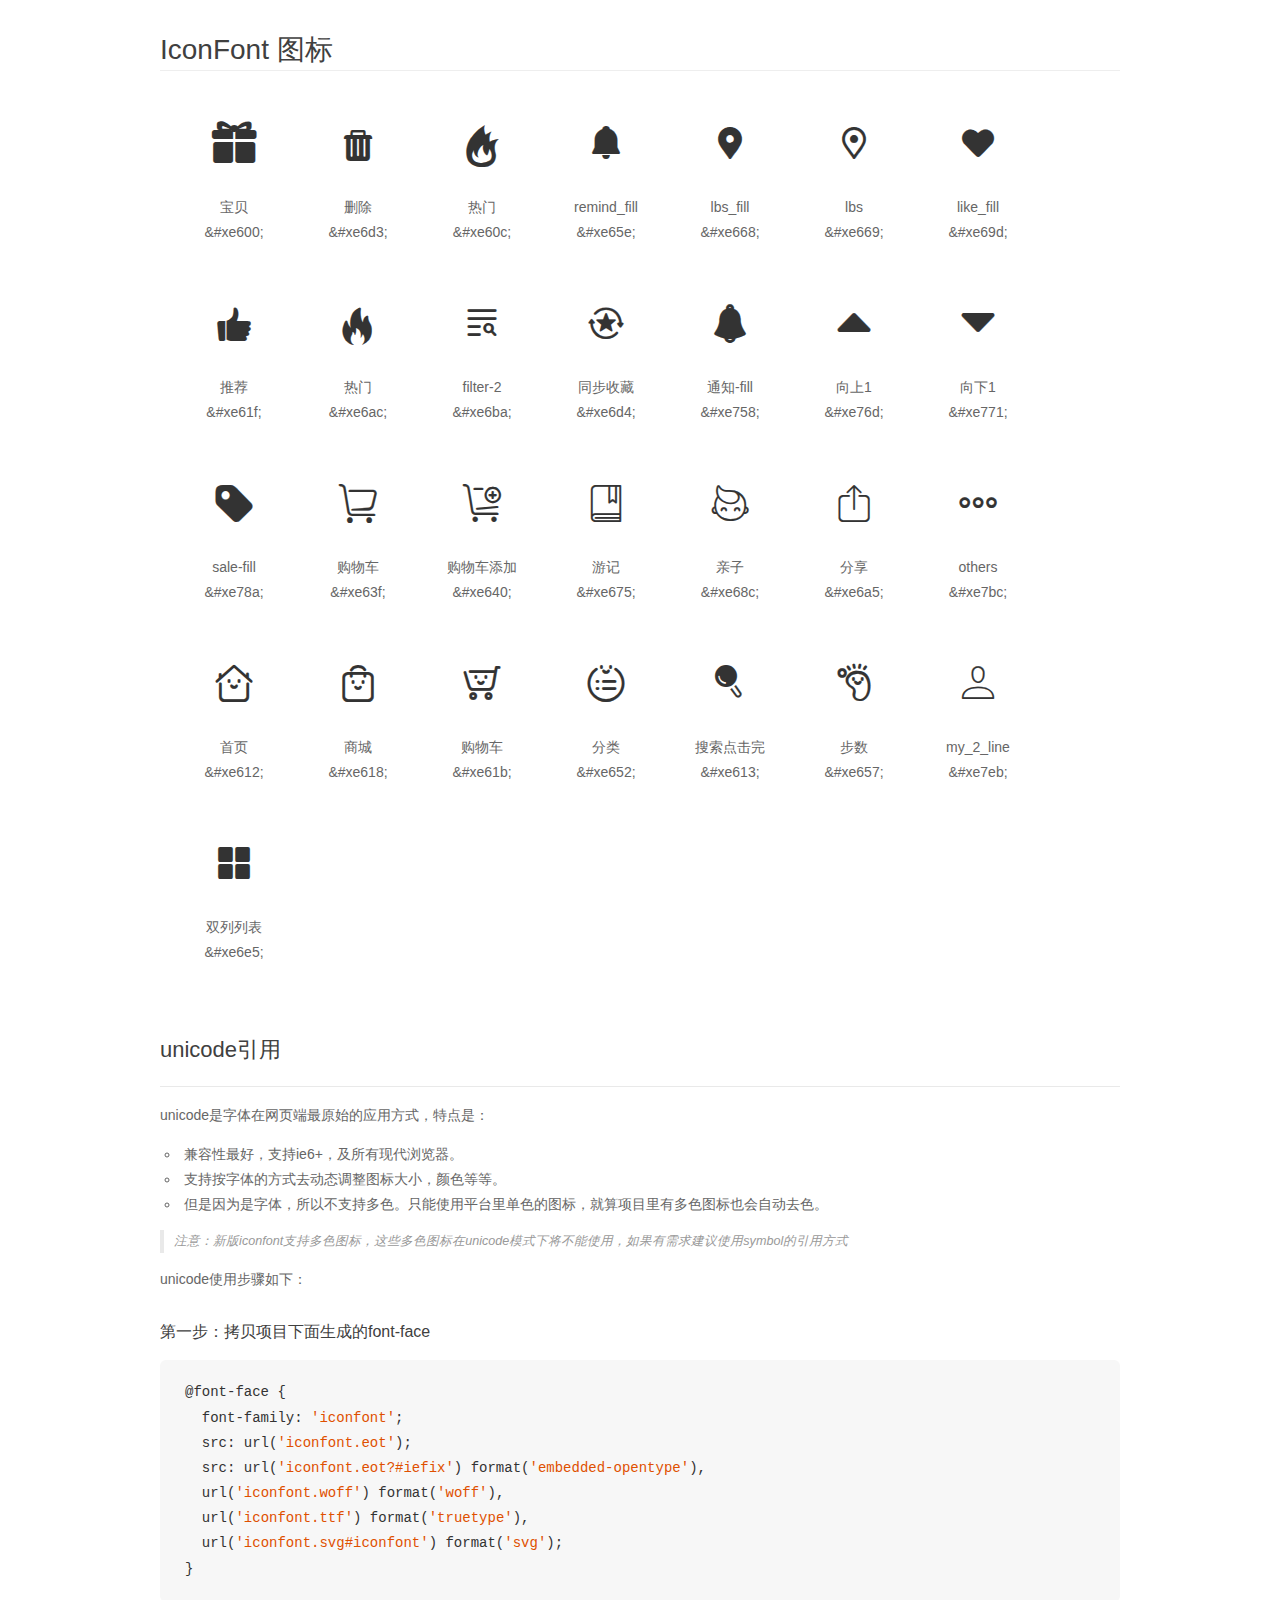
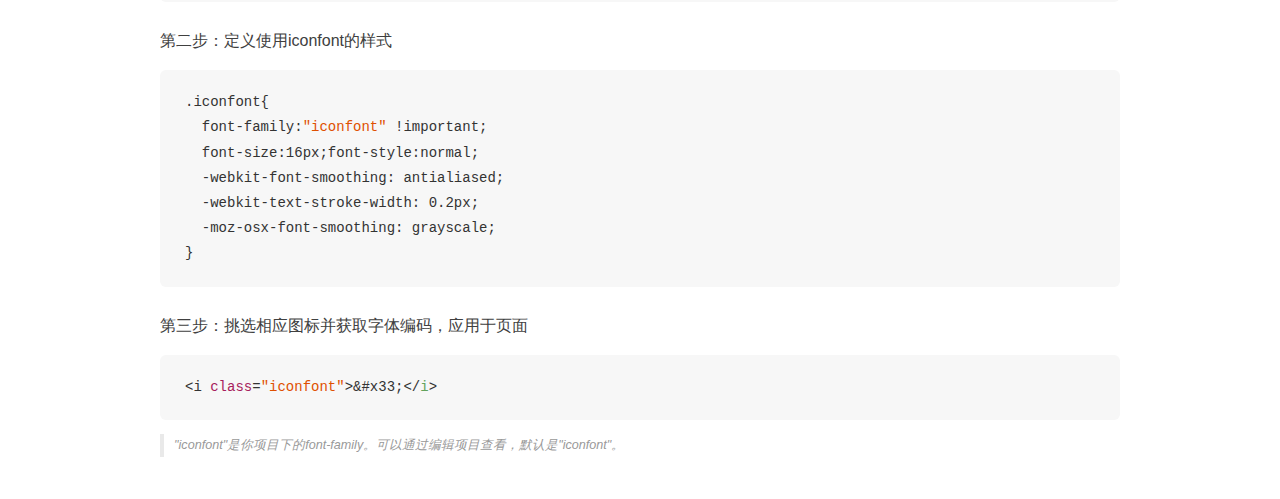
<file: font/demo_unicode.html>
<!DOCTYPE html>
<html>
<head>
    <meta charset="utf-8"/>
    <title>IconFont</title>
    <link rel="stylesheet" href="demo.css">

    <style type="text/css">

        @font-face {font-family: "iconfont";
          src: url('iconfont.eot'); /* IE9*/
          src: url('iconfont.eot#iefix') format('embedded-opentype'), /* IE6-IE8 */
          url('iconfont.woff') format('woff'), /* chrome, firefox */
          url('iconfont.ttf') format('truetype'), /* chrome, firefox, opera, Safari, Android, iOS 4.2+*/
          url('iconfont.svg#iconfont') format('svg'); /* iOS 4.1- */
        }

        .iconfont {
          font-family:"iconfont" !important;
          font-size:16px;
          font-style:normal;
          -webkit-font-smoothing: antialiased;
          -webkit-text-stroke-width: 0.2px;
          -moz-osx-font-smoothing: grayscale;
        }

    </style>
</head>
<body>
    <div class="main markdown">
        <h1>IconFont 图标</h1>
        <ul class="icon_lists clear">
            
                <li>
                <i class="icon iconfont">&#xe600;</i>
                    <div class="name">宝贝</div>
                    <div class="code">&amp;#xe600;</div>
                </li>
            
                <li>
                <i class="icon iconfont">&#xe6d3;</i>
                    <div class="name">删除</div>
                    <div class="code">&amp;#xe6d3;</div>
                </li>
            
                <li>
                <i class="icon iconfont">&#xe60c;</i>
                    <div class="name">热门</div>
                    <div class="code">&amp;#xe60c;</div>
                </li>
            
                <li>
                <i class="icon iconfont">&#xe65e;</i>
                    <div class="name">remind_fill</div>
                    <div class="code">&amp;#xe65e;</div>
                </li>
            
                <li>
                <i class="icon iconfont">&#xe668;</i>
                    <div class="name">lbs_fill</div>
                    <div class="code">&amp;#xe668;</div>
                </li>
            
                <li>
                <i class="icon iconfont">&#xe669;</i>
                    <div class="name">lbs</div>
                    <div class="code">&amp;#xe669;</div>
                </li>
            
                <li>
                <i class="icon iconfont">&#xe69d;</i>
                    <div class="name">like_fill</div>
                    <div class="code">&amp;#xe69d;</div>
                </li>
            
                <li>
                <i class="icon iconfont">&#xe61f;</i>
                    <div class="name">推荐</div>
                    <div class="code">&amp;#xe61f;</div>
                </li>
            
                <li>
                <i class="icon iconfont">&#xe6ac;</i>
                    <div class="name">热门</div>
                    <div class="code">&amp;#xe6ac;</div>
                </li>
            
                <li>
                <i class="icon iconfont">&#xe6ba;</i>
                    <div class="name">filter-2</div>
                    <div class="code">&amp;#xe6ba;</div>
                </li>
            
                <li>
                <i class="icon iconfont">&#xe6d4;</i>
                    <div class="name">同步收藏</div>
                    <div class="code">&amp;#xe6d4;</div>
                </li>
            
                <li>
                <i class="icon iconfont">&#xe758;</i>
                    <div class="name">通知-fill</div>
                    <div class="code">&amp;#xe758;</div>
                </li>
            
                <li>
                <i class="icon iconfont">&#xe76d;</i>
                    <div class="name">向上1</div>
                    <div class="code">&amp;#xe76d;</div>
                </li>
            
                <li>
                <i class="icon iconfont">&#xe771;</i>
                    <div class="name">向下1</div>
                    <div class="code">&amp;#xe771;</div>
                </li>
            
                <li>
                <i class="icon iconfont">&#xe78a;</i>
                    <div class="name">sale-fill</div>
                    <div class="code">&amp;#xe78a;</div>
                </li>
            
                <li>
                <i class="icon iconfont">&#xe63f;</i>
                    <div class="name">购物车</div>
                    <div class="code">&amp;#xe63f;</div>
                </li>
            
                <li>
                <i class="icon iconfont">&#xe640;</i>
                    <div class="name">购物车添加</div>
                    <div class="code">&amp;#xe640;</div>
                </li>
            
                <li>
                <i class="icon iconfont">&#xe675;</i>
                    <div class="name">游记</div>
                    <div class="code">&amp;#xe675;</div>
                </li>
            
                <li>
                <i class="icon iconfont">&#xe68c;</i>
                    <div class="name">亲子</div>
                    <div class="code">&amp;#xe68c;</div>
                </li>
            
                <li>
                <i class="icon iconfont">&#xe6a5;</i>
                    <div class="name">分享</div>
                    <div class="code">&amp;#xe6a5;</div>
                </li>
            
                <li>
                <i class="icon iconfont">&#xe7bc;</i>
                    <div class="name">others</div>
                    <div class="code">&amp;#xe7bc;</div>
                </li>
            
                <li>
                <i class="icon iconfont">&#xe612;</i>
                    <div class="name">首页</div>
                    <div class="code">&amp;#xe612;</div>
                </li>
            
                <li>
                <i class="icon iconfont">&#xe618;</i>
                    <div class="name">商城</div>
                    <div class="code">&amp;#xe618;</div>
                </li>
            
                <li>
                <i class="icon iconfont">&#xe61b;</i>
                    <div class="name">购物车</div>
                    <div class="code">&amp;#xe61b;</div>
                </li>
            
                <li>
                <i class="icon iconfont">&#xe652;</i>
                    <div class="name">分类</div>
                    <div class="code">&amp;#xe652;</div>
                </li>
            
                <li>
                <i class="icon iconfont">&#xe613;</i>
                    <div class="name">搜索点击完</div>
                    <div class="code">&amp;#xe613;</div>
                </li>
            
                <li>
                <i class="icon iconfont">&#xe657;</i>
                    <div class="name">步数</div>
                    <div class="code">&amp;#xe657;</div>
                </li>
            
                <li>
                <i class="icon iconfont">&#xe7eb;</i>
                    <div class="name">my_2_line</div>
                    <div class="code">&amp;#xe7eb;</div>
                </li>
            
                <li>
                <i class="icon iconfont">&#xe6e5;</i>
                    <div class="name">双列列表</div>
                    <div class="code">&amp;#xe6e5;</div>
                </li>
            
        </ul>
        <h2 id="unicode-">unicode引用</h2>
        <hr>

        <p>unicode是字体在网页端最原始的应用方式，特点是：</p>
        <ul>
        <li>兼容性最好，支持ie6+，及所有现代浏览器。</li>
        <li>支持按字体的方式去动态调整图标大小，颜色等等。</li>
        <li>但是因为是字体，所以不支持多色。只能使用平台里单色的图标，就算项目里有多色图标也会自动去色。</li>
        </ul>
        <blockquote>
        <p>注意：新版iconfont支持多色图标，这些多色图标在unicode模式下将不能使用，如果有需求建议使用symbol的引用方式</p>
        </blockquote>
        <p>unicode使用步骤如下：</p>
        <h3 id="-font-face">第一步：拷贝项目下面生成的font-face</h3>
        <pre><code class="lang-js hljs javascript">@font-face {
  font-family: <span class="hljs-string">'iconfont'</span>;
  src: url(<span class="hljs-string">'iconfont.eot'</span>);
  src: url(<span class="hljs-string">'iconfont.eot?#iefix'</span>) format(<span class="hljs-string">'embedded-opentype'</span>),
  url(<span class="hljs-string">'iconfont.woff'</span>) format(<span class="hljs-string">'woff'</span>),
  url(<span class="hljs-string">'iconfont.ttf'</span>) format(<span class="hljs-string">'truetype'</span>),
  url(<span class="hljs-string">'iconfont.svg#iconfont'</span>) format(<span class="hljs-string">'svg'</span>);
}
</code></pre>
        <h3 id="-iconfont-">第二步：定义使用iconfont的样式</h3>
        <pre><code class="lang-js hljs javascript">.iconfont{
  font-family:<span class="hljs-string">"iconfont"</span> !important;
  font-size:<span class="hljs-number">16</span>px;font-style:normal;
  -webkit-font-smoothing: antialiased;
  -webkit-text-stroke-width: <span class="hljs-number">0.2</span>px;
  -moz-osx-font-smoothing: grayscale;
}
</code></pre>
        <h3 id="-">第三步：挑选相应图标并获取字体编码，应用于页面</h3>
        <pre><code class="lang-js hljs javascript">&lt;i <span class="hljs-class"><span class="hljs-keyword">class</span></span>=<span class="hljs-string">"iconfont"</span>&gt;&amp;#x33;<span class="xml"><span class="hljs-tag">&lt;/<span class="hljs-name">i</span>&gt;</span></span></code></pre>

        <blockquote>
        <p>"iconfont"是你项目下的font-family。可以通过编辑项目查看，默认是"iconfont"。</p>
        </blockquote>
    </div>


</body>
</html>
</file>
<file: css/base.css>
a,
dd,
div,
dl,
dt,
form,
h1,
h2,
h3,
h4,
h5,
h6,
img,
input,
li,
ol,
p,
span,
table,
td,
th,
ul,
body,
html {
	border: 0;
	padding: 0;
	margin: 0
}

body {
	font-family:"黑体"; 
}

ol,
ul {
	list-style-type: none
}

a {
	text-decoration: none
}

.clearfix:after {
	/*万能清除浮动法*/
	content: "020";
	display: block;
	height: 0;
	clear: both;
	overflow: hidden;
	visibility: hidden;
}

.clearfix {
	*zoom: 1;
	/*兼容IE6以下*/
}

html,
body {
	width: 100%;
	height: 100%;
	overflow: hidden;
}

#box {
	width: 100%;
	height: 100%;
	display: flex;
	flex-flow: column;
}

header {
	width: 100%;
	height: 1.55rem;
	background: #23282e;
	border: 0.025rem solid #1d2228;
	padding-top: 0.6rem;
}

header ul {
	color: #fff;
}

header ul a {
	color: #fff;
}

header ul li {
	float: left;
	font-size: 0.7rem;
}

header ul .li1 {
	margin: 0 0.55rem;
}

header ul .li3 {
	margin: 0 5rem;
}

header ul li i {
	font-size: 1 rem;
}

#main {
	width: 100%;
	flex: 1;
	/*background:#d8d8d8;*/
	overflow: hidden;
	display: flex;
	flex-flow: column;
}

footer {
	width: 100%;
	height: 2.5rem;
	background: #000;
	display: flex;
	line-height: 2.5rem;
	text-align: center;
	font-size: 0.8rem;
}

footer a {
	color: #484848;
}

footer div {
	flex: 1;
	width: 100%;
	height: 100%;
	line-height: 50%;
	margin-top: 0.6rem;
}

.act a {
	color: #fff;
}

footer div dl dd {
	margin-top: 0.5rem;
}

.youce {
	position: absolute;
	bottom: 2.5rem;
	right: 0;
	width: 2.5rem;
	height: 0rem;
	background: -moz-linear-gradient(top, #999 0%, #000 100%);
	background: -webkit-gradient(linear, left top, left bottom, color-stop(0%, #999), color-stop(100%, #000));
	background: -webkit-linear-gradient(top, #999 0%, #000 100%);
	background: -o-linear-gradient(top, #999 0%, #000 100%);
	background: -ms-linear-gradient(top, #999 0%, #000 100%);
	background: linear-gradient(to bottom, #999 0%, #000 100%);
	text-align: center;
	font-size: 0.8rem;
	border-radius: 2rem 0 0 0;
	overflow: hidden;
	transition: all 3s;
}

.youce dl {
	height: 3rem;
	color: #fff;
}

.youce dl dt i {
	font-size: 0.8rem;
	line-height: 2rem;
}

.gd {
	height: 10rem;
}
</file>
<file: font/iconfont.css>
@font-face {font-family: "iconfont";
  src: url('iconfont.eot?t=1482890111367'); /* IE9*/
  src: url('iconfont.eot?t=1482890111367#iefix') format('embedded-opentype'), /* IE6-IE8 */
  url('iconfont.woff?t=1482890111367') format('woff'), /* chrome, firefox */
  url('iconfont.ttf?t=1482890111367') format('truetype'), /* chrome, firefox, opera, Safari, Android, iOS 4.2+*/
  url('iconfont.svg?t=1482890111367#iconfont') format('svg'); /* iOS 4.1- */
}

.iconfont {
  font-family:"iconfont" !important;
  font-size:16px;
  font-style:normal;
  -webkit-font-smoothing: antialiased;
  -moz-osx-font-smoothing: grayscale;
}

.icon-baobei:before { content: "\e600"; }

.icon-shanchu:before { content: "\e6d3"; }

.icon-remen:before { content: "\e60c"; }

.icon-remindfill:before { content: "\e65e"; }

.icon-lbsfill:before { content: "\e668"; }

.icon-lbs:before { content: "\e669"; }

.icon-likefill:before { content: "\e69d"; }

.icon-tuijian:before { content: "\e61f"; }

.icon-remen1:before { content: "\e6ac"; }

.icon-filter2:before { content: "\e6ba"; }

.icon-tongbushoucang:before { content: "\e6d4"; }

.icon-tongzhifill:before { content: "\e758"; }

.icon-xiangshang1:before { content: "\e76d"; }

.icon-xiangxia1:before { content: "\e771"; }

.icon-salefill:before { content: "\e78a"; }

.icon-gouwuche:before { content: "\e63f"; }

.icon-gouwuchetianjia:before { content: "\e640"; }

.icon-youji:before { content: "\e675"; }

.icon-qinzi:before { content: "\e68c"; }

.icon-fenxiang:before { content: "\e6a5"; }

.icon-others:before { content: "\e7bc"; }

.icon-shouye:before { content: "\e612"; }

.icon-shouye1:before { content: "\e618"; }

.icon-shouye2:before { content: "\e61b"; }

.icon-icon:before { content: "\e652"; }

.icon-sousuodianjiwan:before { content: "\e613"; }

.icon-icon1:before { content: "\e657"; }

.icon-my2line:before { content: "\e7eb"; }

.icon-shuanglieliebiao:before { content: "\e6e5"; }
</file>
<file: css/daren.css>
header{
	background:#2e323d;
}
header ul .li2{
	margin:0 1rem;
	height:1.35rem;
	width:1.35rem;
	background:url(../img/sousuo.jpg);
	background-size:100% 100%;
}
header ul .li3{
	margin:0  5rem;
}
#main {
	background:#1d2124;
}
.daren1{
	height:7.625rem;
	width:5.25rem;
	margin:0.6rem 0 0 0.6rem;
	float:left;
}
.daren_pic{
	height:5.25rem;
	width:5.25rem;
}
.daren_pic img{
	width:5.25rem;
}
.daren1 p{
	font-size:0.65rem;
	color:#cecfd1;
	margin-top:0.2rem;
}
.daren1 span{
	font-size:0.5rem;
	color:#989c9d;
}
</file>
<file: css/denglu.css>
#dlbox{
	height:100%;
	width:100%;
	background:#fff;
}
.header{
	height:3.5rem;
	width:100%;
}
.header1{
	float: left;
	height:3.5rem;
	width:42%;
	padding-left:4%;
	line-height:3.5rem;
	color:#202020;
	font-size:0.8rem;
}
.header2{
	float: left;
	height:3.5rem;
	width:51%;
	font-size:0.8rem;	
	line-height:3.5rem;
	color:#474747;
}
.dlpic{
	height:6.875rem;
	width:100%;
	text-align: center;
	padding-top:2.875rem
}
.dlpic img{
	width:2.5rem
}
.uname{
	height:1.85rem;
	width:70%;
	margin:3% 10%;
	outline: none;
	padding-left:10%;
	border-bottom:1px solid #000;
	font-size:0.85rem;
	background: url(../img/denglu1_7.jpg) no-repeat left ;
	background-size:10% ;
}
.upwd{
	height:1.85rem;
	width:70%;
	margin:3% 10%;
	outline: none;
	padding-left:10%;
	border-bottom:1px solid #000;
	font-size:0.85rem;
	background: url(../img/denglu1_8.jpg) no-repeat left ;
	background-size:10% ;
}
.np a{
	font-size:0.7rem;
	color:#393939;
	margin-left:10%;
}
.btn{
	height:1.85rem;
	width:75%;
	margin:5% 10%;
	background:#000;
	color:#fff;
	font-size:0.85rem;
}
.shejiao1{
	margin:2.125rem 0 1.375rem 0;
	height:0.85rem;
	width:100%;
	text-align:center;
	color:#ececec;
	font-size:0.8rem;
	background:url(../img/denglu1_2.jpg) no-repeat 0.28rem 0.5rem,url(../img/denglu1_2.jpg) no-repeat 12rem 0.5rem;
	background-size:30% 
}
.shejiao2 img{
	width:2.25rem;
	margin:0 0.9rem;
}
</file>
<file: css/detail.css>
#box{
	height:100%;
	width:100%;
	overflow: hidden;
}
#personal_header{
	position:fixed;
	font-size:0.8rem;
	line-height:2rem;
	top:0;
	height:2rem;
	width:100%;
	background:#24272f;
	
}

.index{
	float:left;
	padding-left:0.2rem;
	color:#ffffff;
}
.in{
	float:right;
	padding-right:0.2rem;
	color:#ffffff;
}
.detail{
	background:#fff;
}
.detail_list{
	height:16rem;
	width:100%
	overflow: hidden;
		
} 
img{
	height:16rem;
	width:100%;
}
footer{
	position:fixed;
	font-size:0.8rem;
	line-height:2rem;
	bottom:0;
	height:2rem;
	width:100%;
	background:#24272f;
	display: flex;
	justify-content: space-around;	
	color:#fff;
}
.personal_guestlike {
	display: flex;
	flex-wrap: wrap;
	justify-content:space-around;
	
}
.personal_guestlike dl{
	cursor:pointer;
	height:48%;
	width:48%;
}
.personal_guestlike dl dd{
	padding-bottom:0.5rem;
}
.personal_guestlike img{
	height:5rem;
}
.detail_pirce{
	color:#0c79cc;
}
p{
	font-size:0.6rem;
}
.kb{
	height:3rem;
	width:100%;
}
.hkb{
	height:2rem;
	width:100%;
	background:#ccc;
	text-align: center;
	font-size: 0.5rem;
	line-height: 2rem;
}
.wrap{
	padding:0 0.5rem;
}
.goodsInfo{
	padding:1rem 0;
}
.goods p:nth-child(3){
	font-size:0.4rem;
	margin-top:0.4rem;
	padding-bottom:0.5rem;
	border-bottom:1px solid #ccc;
}
.goods p:nth-child(3) span{
	padding-right:0.5rem;
}
.goods p:nth-child(4){
	padding:0.75rem 0;
}
.goods p:nth-child(5){
	padding:0.75rem 0;
	border-bottom:1px solid #ccc
}
.goods p:nth-child(5) input{
	background:#fff;	
	border:1px solid #999999;
	height:1rem;
	width:2rem;
}
.goods p:nth-child(6){
	margin-top:1rem;
}
.goods p:nth-child(7){
	margin-top:1rem;
	padding-bottom:1rem;
	border-bottom:1px solid #ccc;;
}
.goods p:nth-child(7) span{
	display: inline-block;
	padding:0.3rem;
	border:1px solid #CCCCCC;
}
.goods_num{
	width:1rem;
	border-left:0;
	border-right:0;
}
h5{
	margin:0.5rem 0;
	font-size:0.5rem;
	height:2rem;
	line-height:2rem;
	background:#ccc;
}
.detail_tuijian p{
	height:1rem;
	font-size:0.5rem;
	line-height:0.5rem;
	color:#666666;
	height:2rem;
	line-height:2rem;
}
</file>
<file: css/fenxiang.css>
header{
	background:#2e323d;
}
header ul .li2{
	margin:0 1rem;
	height:1.35rem;
	width:1.35rem;
	background:url(../img/sousuo.jpg);
	background-size:100% 100%;
	margin-top:-0.1rem;
}
header ul .li3{
	margin:0  6rem 0 5rem;
}
.li4{
	margin-top:0.1rem;
}
#main {
	background:#1d2124;
}
.daren1{
	height:8.1rem;
	width:8.1rem;
	margin:0.6rem 0 0 0.6rem;
	float:left;
}
.daren_pic img{
	width:8.1rem;
	height:8.1rem;
}
</file>
<file: css/personal.css>
#pheader{
	height:2.4rem;
	background:#131718;
	color:#f8f9fb;
	line-height: 2.4rem;
	text-align: center;
	font-size:0.85rem;
}
#main{
	display: flex;
	flex-flow: column;
	
}
.personal_login{
	flex: 1;
	background:url(../img/bg.gif) no-repeat;
	background-size:100% 100%;
	position:relative;
}
.personal_login a{
	display: block;
}

.personal_register{
	height:1.85rem;
	width:4.525rem;
	opacity:0;
	position:absolute;
	top:6.5rem;
	left:6.8rem;
}
.personal_order{
	width:7.8rem;
	height:2rem;
	opacity: 0;
	position:absolute;
	top:10.5rem;
	left:0.95rem;
}
.personal_hongbao{
	width:7.8rem;
	height:2rem;
	opacity: 0;
	position:absolute;
	top:10.5rem;
	right:1rem;
}
.personal_msg{
	flex: 1;
	background:#fff;
	display: flex;
	justify-content: center;
}
.personal_msg_fle{
	height:100%;
	width:80%;
	display: flex;
	flex-flow: column;
	justify-content: center;
}
.personal_msg_fle2{
	height:80%;
	width:100%;
	display: flex;
	flex-wrap: wrap;
}
.personal_msg_fle dl{
	height:50%;
	width:49%;
	
}
.personal_msg_fle dl dd{
	font-size:0.6rem;
	text-align: center;
	height:50%
}
.personal_msg_fle dl dt{
	text-align: center;
	height:50%;
	color:#0086B3;
}
.personal_msg_fle dl:nth-child(1){
	border-right:2px solid #e4e4e4;
	border-bottom:2px solid #e4e4e4;
}
.personal_msg_fle dl:nth-child(2){
	border-bottom:2px solid #e4e4e4;
}
.personal_msg_fle dl:nth-child(3){
	border-right:2px solid #e4e4e4;
}
.personal_msg_fle dl .icon{
	font-size:2rem;
}
</file>
<file: css/shopcar.css>
#scrollbox{
	width:100%;
}
#scrollbox .goods{
	width:100%;
	/*height:auto;*/	
	border-top:0.5rem solid #d8d8d8;
	border-bottom:0.5rem solid #d8d8d8;
}
#scrollbox .goods .kong{	
	width:100%;
	height:7.75rem;
	text-align: center;
	color:#aeaeae;
	font-size: 0.6rem;
}
#scrollbox .goods .kong img{
	width:3.75rem;
	height:2.75rem;
	margin-top:1.5rem;
	margin-bottom:0.75rem;
}
#scrollbox .cainixihuan{
	width:100%;
	height:12.75rem;
}
.cainixihuan .cnxhtip{
	width:100%;
	height:1rem;
	margin-top:0.75rem;
	padding-left:0.4rem;
}
.cnxhtip span:nth-child(1),span:nth-child(3){
	width:5.5rem;
	height:0.025rem;
	background:#000;
	float: left;
	margin:0.3rem 0.7rem;
}
.cnxhtip span:nth-child(2){
	width:3.3rem;
	height:0.625rem;
	background:url(../img/cnxh.png) no-repeat center;
	background-size: 100%;
	float: left;
}
.cainixihuan .show{
	width:100%;
	padding-left:0.7rem
}
.cainixihuan .show dl{
	width:7.5rem;
	height:11.9rem;
	border:0.025rem solid #e2e2e2;
	border-radius: 0.1rem;
	float: left;
	margin:0.375rem 0.3rem;
}
.cainixihuan .show dl dt{
	width:100%;
	height:7.5rem;
}
.cainixihuan .show dl dt a img{
	width:100%;
	height:100%;
}
.cainixihuan .show dl dd{
	padding:0 0.4rem;
}
.cainixihuan .show dl dd p{
	line-height: 0.75rem;
	margin: 0.5rem 0;
}
.cainixihuan .show dl dd p a{
	font-size: 0.3rem;
	color:#000;
}
.cainixihuan .show dl dd h5{
	color:#5b5a5a;
	font-size: 0.4rem;
	line-height: 0.35rem;
	font-weight: 100;
}
.cainixihuan .show dl dd b{
	font-size: 0.4rem;
	color:#49a0f5;
}

.goodslist{
	width:100%;
	height:4.3rem;
	padding:0.6rem 0.7rem;
	overflow: hidden;
}
.goodslist div{
	float: left;
}
.goodslist .btn{
	margin-top:1rem;
}
.goodslist .goodsimg{
	width:2.625rem;
	height:5.55rem;
	margin-left:0.7rem;
	margin-right:0.7rem;
}
.goodslist .goodsimg img{
	width:100%;
	height:3rem;
}
.goodslist .goodsinfo{
	width:7.65rem;
	/*background:red*/
	/*margin-left:1rem;*/
}
.goodslist .goodsinfo p{
	width:7.65rem;
	white-space: nowrap;
	overflow: hidden;
	text-overflow: ellipsis;
	font-size: 0.6rem;
	color:#333;
	font-weight: 900;
	margin: 0.075rem 0 ;
}
.goodslist .goodsinfo h6{
	font-size:0.6rem;
	color:#999;
	margin-bottom:0.5rem;
}
.goodslist .goodsinfo i{
	font-size:0.5rem;
	color:#333;
	font-style: normal;
	display: block;
	font-weight: 900;
}
.goodslist .zj{
	width:4.05rem;
	height:1.1rem;
	background:#000;
	border-radius: 0.1rem;
	color:#fff;
	display: flex;
	justify-content: center;
	text-align: center;
	border:0.025rem solid #000;
	margin-top:0.45rem
}
.goodslist .zj b{
	display: inline-block;
	width:1.1rem;
	height:100%;
}
.goodslist .zj em{
	flex: 1;
	background:#fff;
	color:#000;
	font-style: normal;
}
.goodsremove{0.85  1.5
	width:0.75rem;
	height:0.875rem;
	font-size:1rem;
	margin:1rem 0 0 1.5rem;
}

#jiesuan{
	width:100%;
	height:2.7rem;
	border-top:0.025rem solid #ccc;
}
#jiesuan .qx{
	width:2rem;
	height:100%;
	float: left;
	line-height: 2.5rem;
	text-align: center;	
}
#jiesuan span{
	display: inline-block;
	width:5rem;
	height:100%;
	color:#000;
	font-size: 0.6rem;
	float: left;
	margin-top:1rem
}
#jiesuan .heji{
	width:4.5rem;
	float: left;
	height:100%;
	padding-top:0.7rem
}

#jiesuan .heji .p1{
	font-size:0.55rem ;
	color:#000000
}
#jiesuan .heji .p2{
	font-size:0.4rem ;
	color:#ccc;
	float: right;
}
#jiesuan .btnjs{
	float: left;
	width:4.25rem;
	height:2rem;
	background:#000;
	color:#fff;
	font-size: 0.7rem;
	text-align: center;
	line-height: 2rem;
	margin-left:0.8rem;
	margin-top:0.3rem
}
</file>
<file: css/zazhi.css>
header ul .li2{
	margin:0 1rem;
	font-size:0.7rem;
	color:#7689b1;
}
header ul .li3{
	margin:0  4rem;
}
.zazhi1{
	height:11.75rem;
	width:100%;
	position: relative;
	
}
.zazhi1 img{
	height:9.6rem;
	width:100%;
	display: block;
}
.zazhi1_1{
	height:9.6rem;
	width:100%;
	background:rgba(0,0,0,0.4);
	color:#fff;
	font-size:0.5rem;
	text-align:center;
	position: absolute;
}
.zazhi1_1 p:nth-child(1){
	margin-top:3.85rem;
	margin-bottom:0.75rem;
	font-size:0.75rem;
}
.zazhi1_2{
	height:2.15rem;
	width:100%;
	background:#262626;
	line-height:2.15rem;
	text-align:center;
	color:#8598c0;
	font-size:0.5rem;
}
</file>
<file: font/demo.css>
*{margin: 0;padding: 0;list-style: none;}
/*
KISSY CSS Reset
理念：1. reset 的目的不是清除浏览器的默认样式，这仅是部分工作。清除和重置是紧密不可分的。
2. reset 的目的不是让默认样式在所有浏览器下一致，而是减少默认样式有可能带来的问题。
3. reset 期望提供一套普适通用的基础样式。但没有银弹，推荐根据具体需求，裁剪和修改后再使用。
特色：1. 适应中文；2. 基于最新主流浏览器。
维护：玉伯<lifesinger@gmail.com>, 正淳<ragecarrier@gmail.com>
 */

/** 清除内外边距 **/
body, h1, h2, h3, h4, h5, h6, hr, p, blockquote, /* structural elements 结构元素 */
dl, dt, dd, ul, ol, li, /* list elements 列表元素 */
pre, /* text formatting elements 文本格式元素 */
form, fieldset, legend, button, input, textarea, /* form elements 表单元素 */
th, td /* table elements 表格元素 */ {
  margin: 0;
  padding: 0;
}

/** 设置默认字体 **/
body,
button, input, select, textarea /* for ie */ {
  font: 12px/1.5 tahoma, arial, \5b8b\4f53, sans-serif;
}
h1, h2, h3, h4, h5, h6 { font-size: 100%; }
address, cite, dfn, em, var { font-style: normal; } /* 将斜体扶正 */
code, kbd, pre, samp { font-family: courier new, courier, monospace; } /* 统一等宽字体 */
small { font-size: 12px; } /* 小于 12px 的中文很难阅读，让 small 正常化 */

/** 重置列表元素 **/
ul, ol { list-style: none; }

/** 重置文本格式元素 **/
a { text-decoration: none; }
a:hover { text-decoration: underline; }


/** 重置表单元素 **/
legend { color: #000; } /* for ie6 */
fieldset, img { border: 0; } /* img 搭车：让链接里的 img 无边框 */
button, input, select, textarea { font-size: 100%; } /* 使得表单元素在 ie 下能继承字体大小 */
/* 注：optgroup 无法扶正 */

/** 重置表格元素 **/
table { border-collapse: collapse; border-spacing: 0; }

/* 清除浮动 */
.ks-clear:after, .clear:after {
  content: '\20';
  display: block;
  height: 0;
  clear: both;
}
.ks-clear, .clear {
  *zoom: 1;
}

.main {
  padding: 30px 100px;
width: 960px;
margin: 0 auto;
}
.main h1{font-size:36px; color:#333; text-align:left;margin-bottom:30px; border-bottom: 1px solid #eee;}

.helps{margin-top:40px;}
.helps pre{
  padding:20px;
  margin:10px 0;
  border:solid 1px #e7e1cd;
  background-color: #fffdef;
  overflow: auto;
}

.icon_lists{
  width: 100% !important;

}

.icon_lists li{
  float:left;
  width: 100px;
  height:180px;
  text-align: center;
  list-style: none !important;
}
.icon_lists .icon{
  font-size: 42px;
  line-height: 100px;
  margin: 10px 0;
  color:#333;
  -webkit-transition: font-size 0.25s ease-out 0s;
  -moz-transition: font-size 0.25s ease-out 0s;
  transition: font-size 0.25s ease-out 0s;

}
.icon_lists .icon:hover{
  font-size: 100px;
}



.markdown {
  color: #666;
  font-size: 14px;
  line-height: 1.8;
}

.highlight {
  line-height: 1.5;
}

.markdown img {
  vertical-align: middle;
  max-width: 100%;
}

.markdown h1 {
  color: #404040;
  font-weight: 500;
  line-height: 40px;
  margin-bottom: 24px;
}

.markdown h2,
.markdown h3,
.markdown h4,
.markdown h5,
.markdown h6 {
  color: #404040;
  margin: 1.6em 0 0.6em 0;
  font-weight: 500;
  clear: both;
}

.markdown h1 {
  font-size: 28px;
}

.markdown h2 {
  font-size: 22px;
}

.markdown h3 {
  font-size: 16px;
}

.markdown h4 {
  font-size: 14px;
}

.markdown h5 {
  font-size: 12px;
}

.markdown h6 {
  font-size: 12px;
}

.markdown hr {
  height: 1px;
  border: 0;
  background: #e9e9e9;
  margin: 16px 0;
  clear: both;
}

.markdown p,
.markdown pre {
  margin: 1em 0;
}

.markdown > p,
.markdown > blockquote,
.markdown > .highlight,
.markdown > ol,
.markdown > ul {
  width: 80%;
}

.markdown ul > li {
  list-style: circle;
}

.markdown > ul li,
.markdown blockquote ul > li {
  margin-left: 20px;
  padding-left: 4px;
}

.markdown > ul li p,
.markdown > ol li p {
  margin: 0.6em 0;
}

.markdown ol > li {
  list-style: decimal;
}

.markdown > ol li,
.markdown blockquote ol > li {
  margin-left: 20px;
  padding-left: 4px;
}

.markdown code {
  margin: 0 3px;
  padding: 0 5px;
  background: #eee;
  border-radius: 3px;
}

.markdown pre {
  border-radius: 6px;
  background: #f7f7f7;
  padding: 20px;
}

.markdown pre code {
  border: none;
  background: #f7f7f7;
  margin: 0;
}

.markdown strong,
.markdown b {
  font-weight: 600;
}

.markdown > table {
  border-collapse: collapse;
  border-spacing: 0px;
  empty-cells: show;
  border: 1px solid #e9e9e9;
  width: 95%;
  margin-bottom: 24px;
}

.markdown > table th {
  white-space: nowrap;
  color: #333;
  font-weight: 600;

}

.markdown > table th,
.markdown > table td {
  border: 1px solid #e9e9e9;
  padding: 8px 16px;
  text-align: left;
}

.markdown > table th {
  background: #F7F7F7;
}

.markdown blockquote {
  font-size: 90%;
  color: #999;
  border-left: 4px solid #e9e9e9;
  padding-left: 0.8em;
  margin: 1em 0;
  font-style: italic;
}

.markdown blockquote p {
  margin: 0;
}

.markdown .anchor {
  opacity: 0;
  transition: opacity 0.3s ease;
  margin-left: 8px;
}

.markdown .waiting {
  color: #ccc;
}

.markdown h1:hover .anchor,
.markdown h2:hover .anchor,
.markdown h3:hover .anchor,
.markdown h4:hover .anchor,
.markdown h5:hover .anchor,
.markdown h6:hover .anchor {
  opacity: 1;
  display: inline-block;
}

.markdown > br,
.markdown > p > br {
  clear: both;
}


.hljs {
  display: block;
  background: white;
  padding: 0.5em;
  color: #333333;
  overflow-x: auto;
}

.hljs-comment,
.hljs-meta {
  color: #969896;
}

.hljs-string,
.hljs-variable,
.hljs-template-variable,
.hljs-strong,
.hljs-emphasis,
.hljs-quote {
  color: #df5000;
}

.hljs-keyword,
.hljs-selector-tag,
.hljs-type {
  color: #a71d5d;
}

.hljs-literal,
.hljs-symbol,
.hljs-bullet,
.hljs-attribute {
  color: #0086b3;
}

.hljs-section,
.hljs-name {
  color: #63a35c;
}

.hljs-tag {
  color: #333333;
}

.hljs-title,
.hljs-attr,
.hljs-selector-id,
.hljs-selector-class,
.hljs-selector-attr,
.hljs-selector-pseudo {
  color: #795da3;
}

.hljs-addition {
  color: #55a532;
  background-color: #eaffea;
}

.hljs-deletion {
  color: #bd2c00;
  background-color: #ffecec;
}

.hljs-link {
  text-decoration: underline;
}

pre{
  background: #fff;
}
</file>
